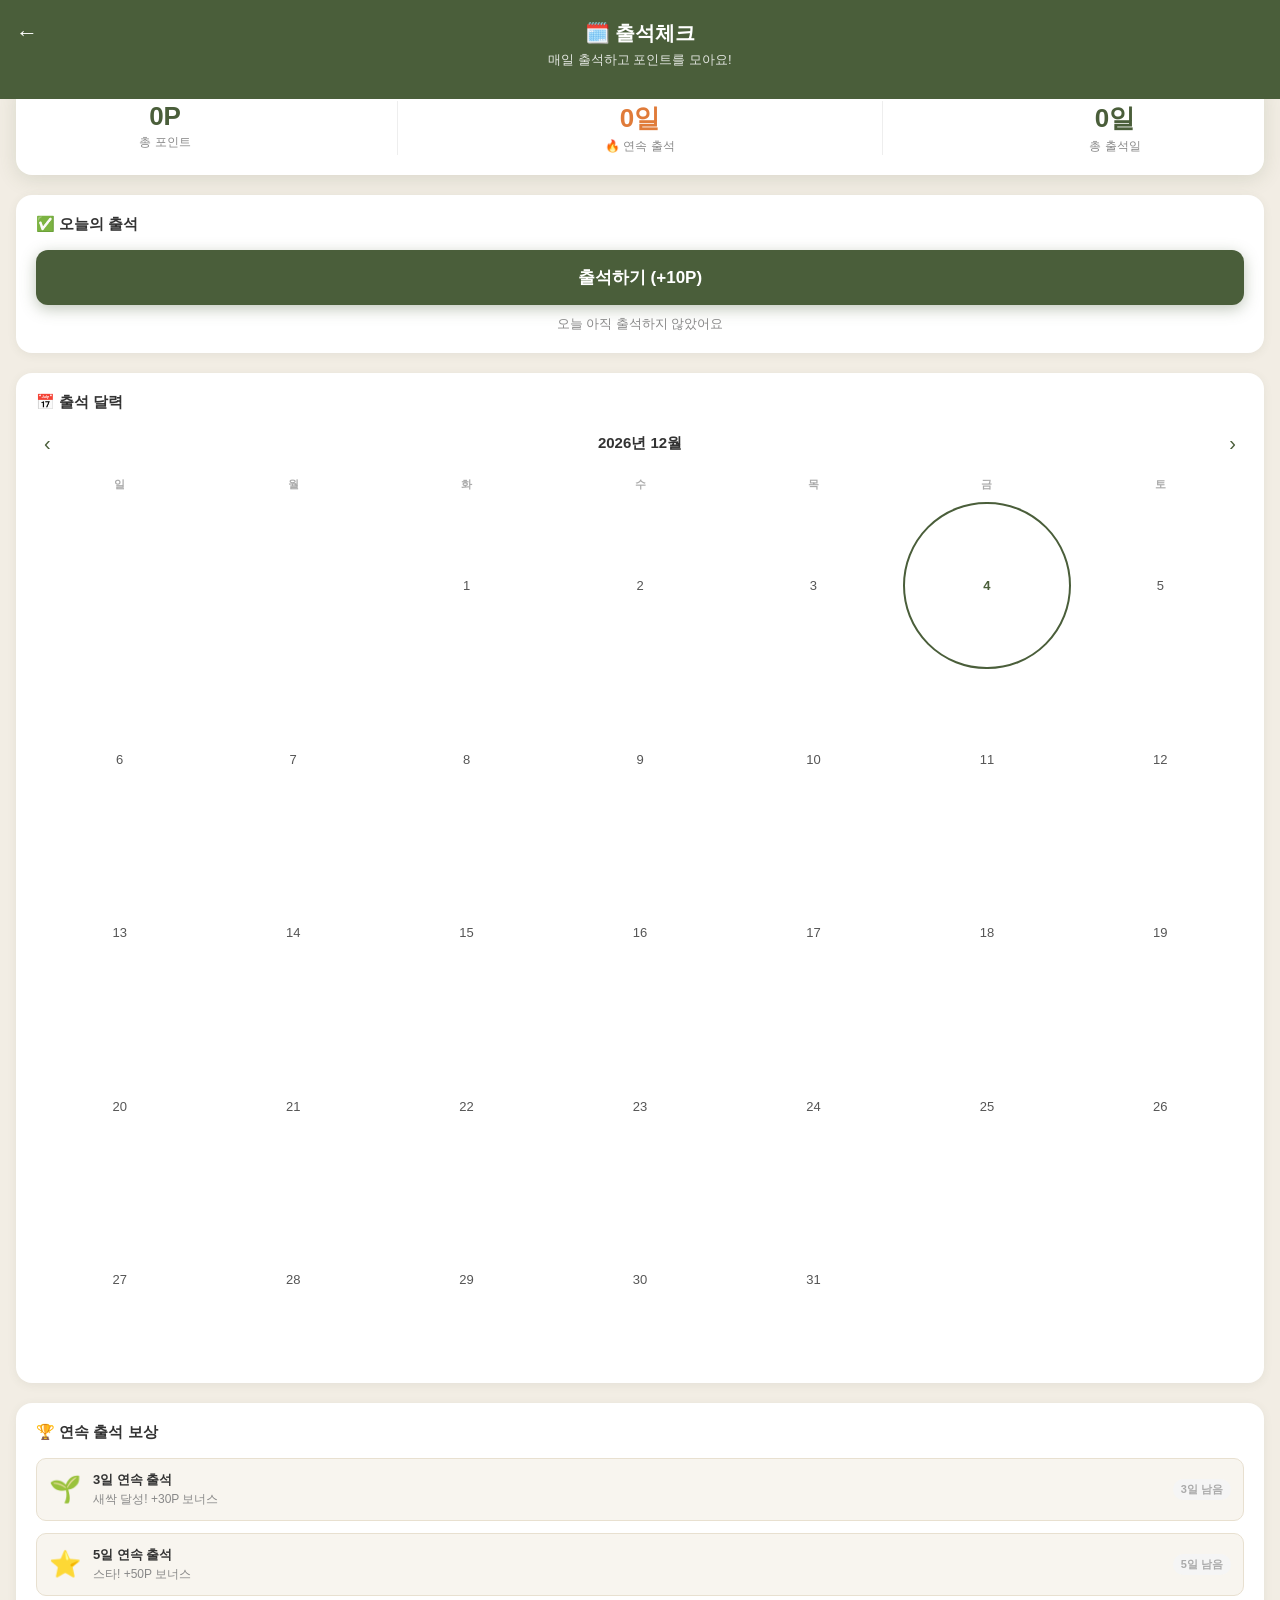
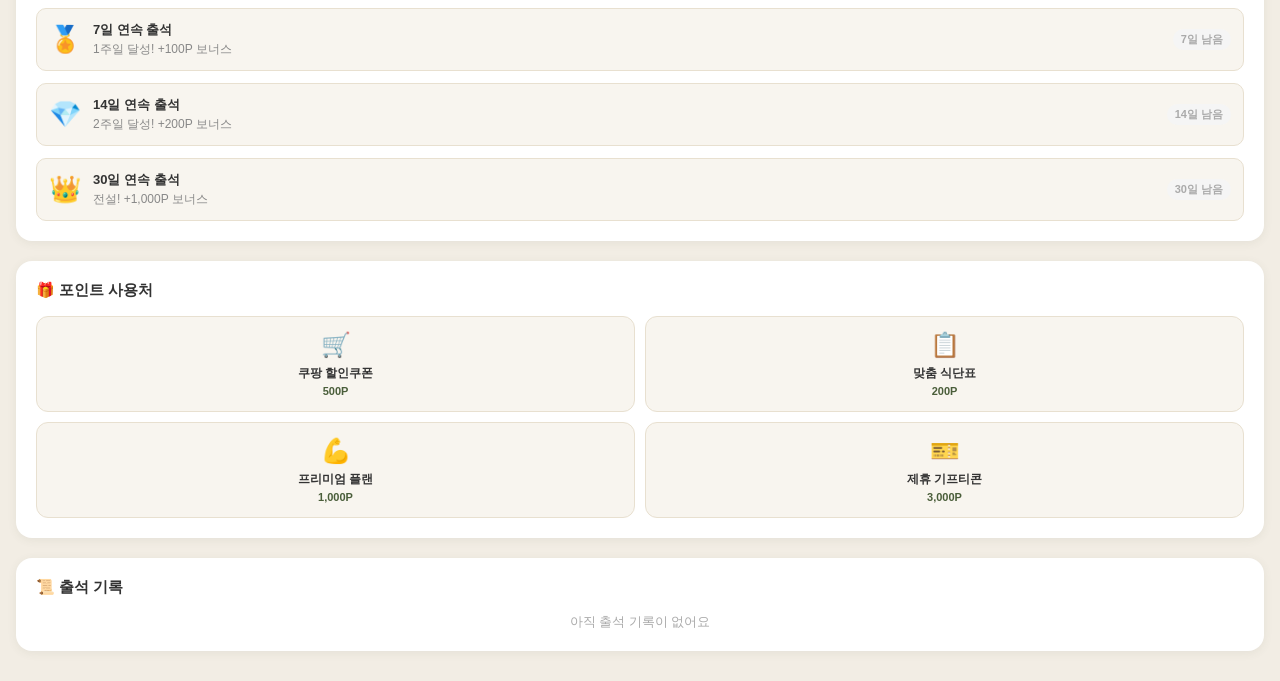
<file: attendance.html>
<!DOCTYPE html>
<html lang="ko">
<head>
  <meta charset="UTF-8" />
  <meta name="viewport" content="width=device-width, initial-scale=1.0"/>
  <title>출석체크 | 조졸란 다이어트</title>
  <style>
    * { box-sizing: border-box; margin: 0; padding: 0; }
    body { font-family: 'Noto Sans KR', sans-serif; background: #f2ede4; min-height: 100vh; }

    .header {
      background: #4a5e3a;
      color: white; padding: 20px 20px 30px;
      text-align: center; position: relative;
    }
    .back-btn {
      position: absolute; left: 16px; top: 20px;
      color: white; text-decoration: none; font-size: 22px;
    }
    .header h1 { font-size: 20px; font-weight: 700; margin-bottom: 4px; }
    .header p  { font-size: 13px; opacity: 0.85; }

    .point-card {
      background: white; margin: -18px 16px 0;
      border-radius: 16px; padding: 20px;
      box-shadow: 0 4px 20px rgba(74,94,58,0.15);
      display: flex; justify-content: space-around; text-align: center;
    }
    .point-item .value        { font-size: 26px; font-weight: 800; color: #4a5e3a; }
    .point-item .label        { font-size: 12px; color: #888; margin-top: 2px; }
    .point-item .streak-value { font-size: 26px; font-weight: 800; color: #e07b39; }
    .divider { width: 1px; background: #eee; }

    .section {
      margin: 20px 16px 0; background: white;
      border-radius: 16px; padding: 20px;
      box-shadow: 0 2px 10px rgba(74,94,58,0.08);
    }
    .section-title {
      font-size: 15px; font-weight: 700; color: #333;
      margin-bottom: 16px; display: flex; align-items: center; gap: 6px;
    }

    .attend-btn {
      width: 100%; padding: 16px; border: none;
      border-radius: 12px; font-size: 17px;
      font-weight: 700; cursor: pointer; transition: all 0.3s;
    }
    .attend-btn.active {
      background: #4a5e3a;
      color: white; box-shadow: 0 4px 15px rgba(74,94,58,0.35);
    }
    .attend-btn.done {
      background: #eef3eb; color: #4a5e3a; cursor: not-allowed;
    }
    .attend-msg { text-align: center; font-size: 13px; color: #888; margin-top: 10px; }

    .calendar-header {
      display: flex; justify-content: space-between;
      align-items: center; margin-bottom: 14px;
    }
    .cal-nav {
      background: none; border: none; font-size: 20px;
      cursor: pointer; color: #4a5e3a; padding: 4px 8px;
    }
    .cal-month { font-size: 15px; font-weight: 700; color: #333; }
    .cal-grid {
      display: grid; grid-template-columns: repeat(7, 1fr);
      gap: 6px; text-align: center;
    }
    .cal-day-name { font-size: 11px; color: #aaa; font-weight: 600; padding: 4px 0; }
    .cal-day {
      aspect-ratio: 1; display: flex; align-items: center;
      justify-content: center; border-radius: 50%;
      font-size: 13px; color: #555; font-weight: 500;
    }
    .cal-day.checked  { background: #4a5e3a; color: white; font-weight: 700; }
    .cal-day.today    { border: 2px solid #4a5e3a; color: #4a5e3a; font-weight: 700; }
    .cal-day.today.checked { border: none; }
    .cal-day.empty    { visibility: hidden; }

    .reward-list { display: flex; flex-direction: column; gap: 12px; }
    .reward-item {
      display: flex; align-items: center; gap: 12px;
      padding: 12px; border-radius: 10px;
      background: #f8f5ef; border: 1.5px solid #e8e0d0;
    }
    .reward-item.achieved { background: #eef3eb; border-color: #4a5e3a; }
    .reward-item.next     { background: #fff8f0; border-color: #e07b39; }
    .reward-icon  { font-size: 26px; }
    .reward-info  { flex: 1; }
    .reward-title { font-size: 13px; font-weight: 700; color: #333; }
    .reward-desc  { font-size: 12px; color: #888; margin-top: 2px; }
    .reward-badge { font-size: 11px; font-weight: 700; padding: 3px 8px; border-radius: 20px; }
    .badge-done { background: #eef3eb; color: #4a5e3a; }
    .badge-next { background: #fff3e0; color: #e07b39; }
    .badge-lock { background: #f5f5f5; color: #aaa; }

    .use-list { display: grid; grid-template-columns: 1fr 1fr; gap: 10px; }
    .use-item {
      padding: 14px 12px; border-radius: 12px;
      background: #f8f5ef; border: 1.5px solid #e8e0d0; text-align: center;
    }
    .use-item .use-icon  { font-size: 24px; margin-bottom: 6px; }
    .use-item .use-title { font-size: 12px; font-weight: 700; color: #333; }
    .use-item .use-point { font-size: 11px; color: #4a5e3a; font-weight: 600; margin-top: 3px; }

    .history-list {
      display: flex; flex-direction: column; gap: 8px;
      max-height: 200px; overflow-y: auto;
    }
    .history-item {
      display: flex; justify-content: space-between; align-items: center;
      padding: 10px 12px; background: #f8f5ef; border-radius: 8px; font-size: 13px;
    }
    .history-date  { color: #555; }
    .history-point { color: #4a5e3a; font-weight: 700; }

    .bottom-space { height: 30px; }

    .toast {
      position: fixed; bottom: 80px; left: 50%;
      transform: translateX(-50%) translateY(20px);
      background: #4a5e3a; color: white;
      padding: 12px 24px; border-radius: 24px;
      font-size: 14px; font-weight: 600;
      opacity: 0; transition: all 0.3s; z-index: 9999; white-space: nowrap;
    }
    .toast.show { opacity: 1; transform: translateX(-50%) translateY(0); }
  </style>
</head>
<body>

<div class="header">
  <a href="index.html" class="back-btn">←</a>
  <h1>🗓️ 출석체크</h1>
  <p>매일 출석하고 포인트를 모아요!</p>
</div>

<div class="point-card">
  <div class="point-item">
    <div class="value" id="totalPoints">0P</div>
    <div class="label">총 포인트</div>
  </div>
  <div class="divider"></div>
  <div class="point-item">
    <div class="streak-value" id="streakCount">0일</div>
    <div class="label">🔥 연속 출석</div>
  </div>
  <div class="divider"></div>
  <div class="point-item">
    <div class="value" id="totalAttend">0일</div>
    <div class="label">총 출석일</div>
  </div>
</div>

<div class="section">
  <div class="section-title">✅ 오늘의 출석</div>
  <button class="attend-btn active" id="attendBtn" onclick="doAttend()">출석하기 (+10P)</button>
  <p class="attend-msg" id="attendMsg">오늘 아직 출석하지 않았어요</p>
</div>

<div class="section">
  <div class="section-title">📅 출석 달력</div>
  <div class="calendar-header">
    <button class="cal-nav" onclick="changeMonth(-1)">‹</button>
    <span class="cal-month" id="calMonth"></span>
    <button class="cal-nav" onclick="changeMonth(1)">›</button>
  </div>
  <div class="cal-grid" id="calGrid"></div>
</div>

<div class="section">
  <div class="section-title">🏆 연속 출석 보상</div>
  <div class="reward-list" id="rewardList"></div>
</div>

<div class="section">
  <div class="section-title">🎁 포인트 사용처</div>
  <div class="use-list">
    <div class="use-item"><div class="use-icon">🛒</div><div class="use-title">쿠팡 할인쿠폰</div><div class="use-point">500P</div></div>
    <div class="use-item"><div class="use-icon">📋</div><div class="use-title">맞춤 식단표</div><div class="use-point">200P</div></div>
    <div class="use-item"><div class="use-icon">💪</div><div class="use-title">프리미엄 플랜</div><div class="use-point">1,000P</div></div>
    <div class="use-item"><div class="use-icon">🎫</div><div class="use-title">제휴 기프티콘</div><div class="use-point">3,000P</div></div>
  </div>
</div>

<div class="section">
  <div class="section-title">📜 출석 기록</div>
  <div class="history-list" id="historyList">
    <p style="text-align:center;color:#aaa;font-size:13px;">아직 출석 기록이 없어요</p>
  </div>
</div>

<div class="bottom-space"></div>
<div class="toast" id="toast"></div>
<script src="attendance.js"></script>
</body>
</html>
</file>
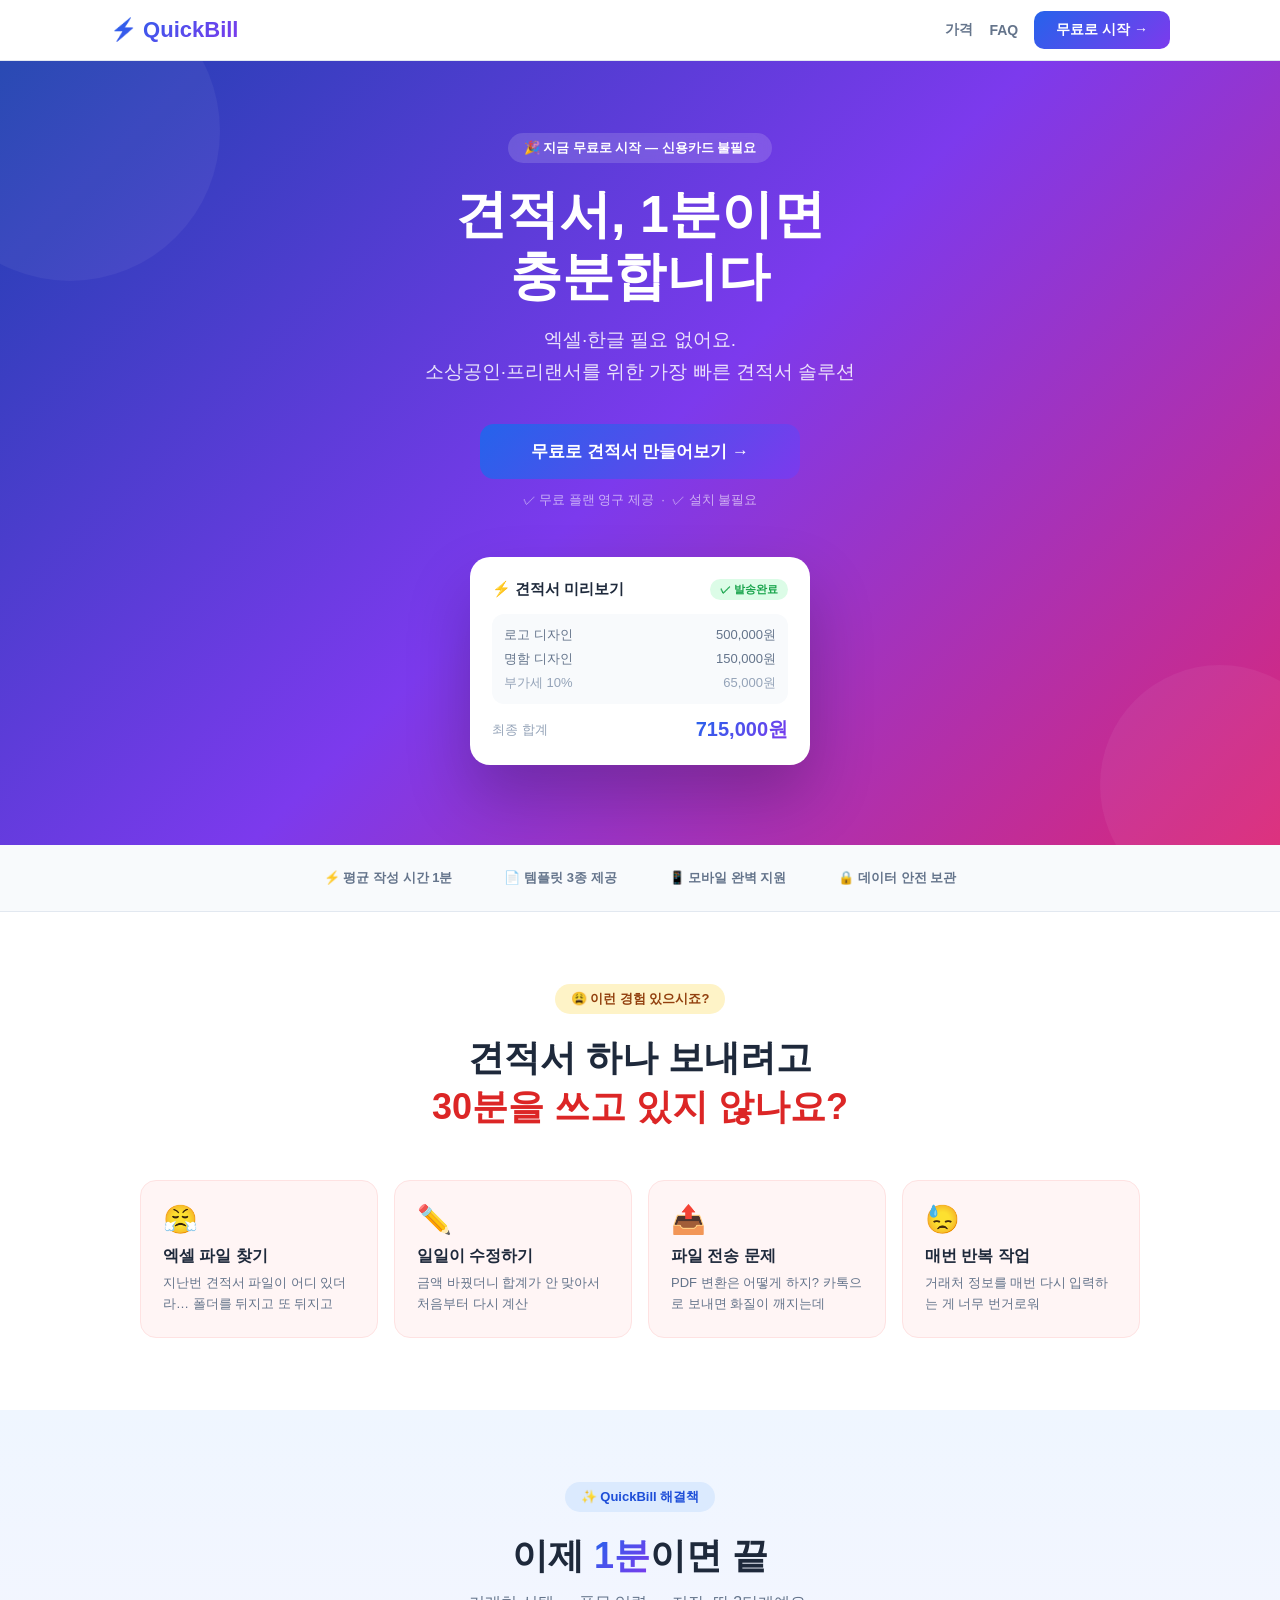
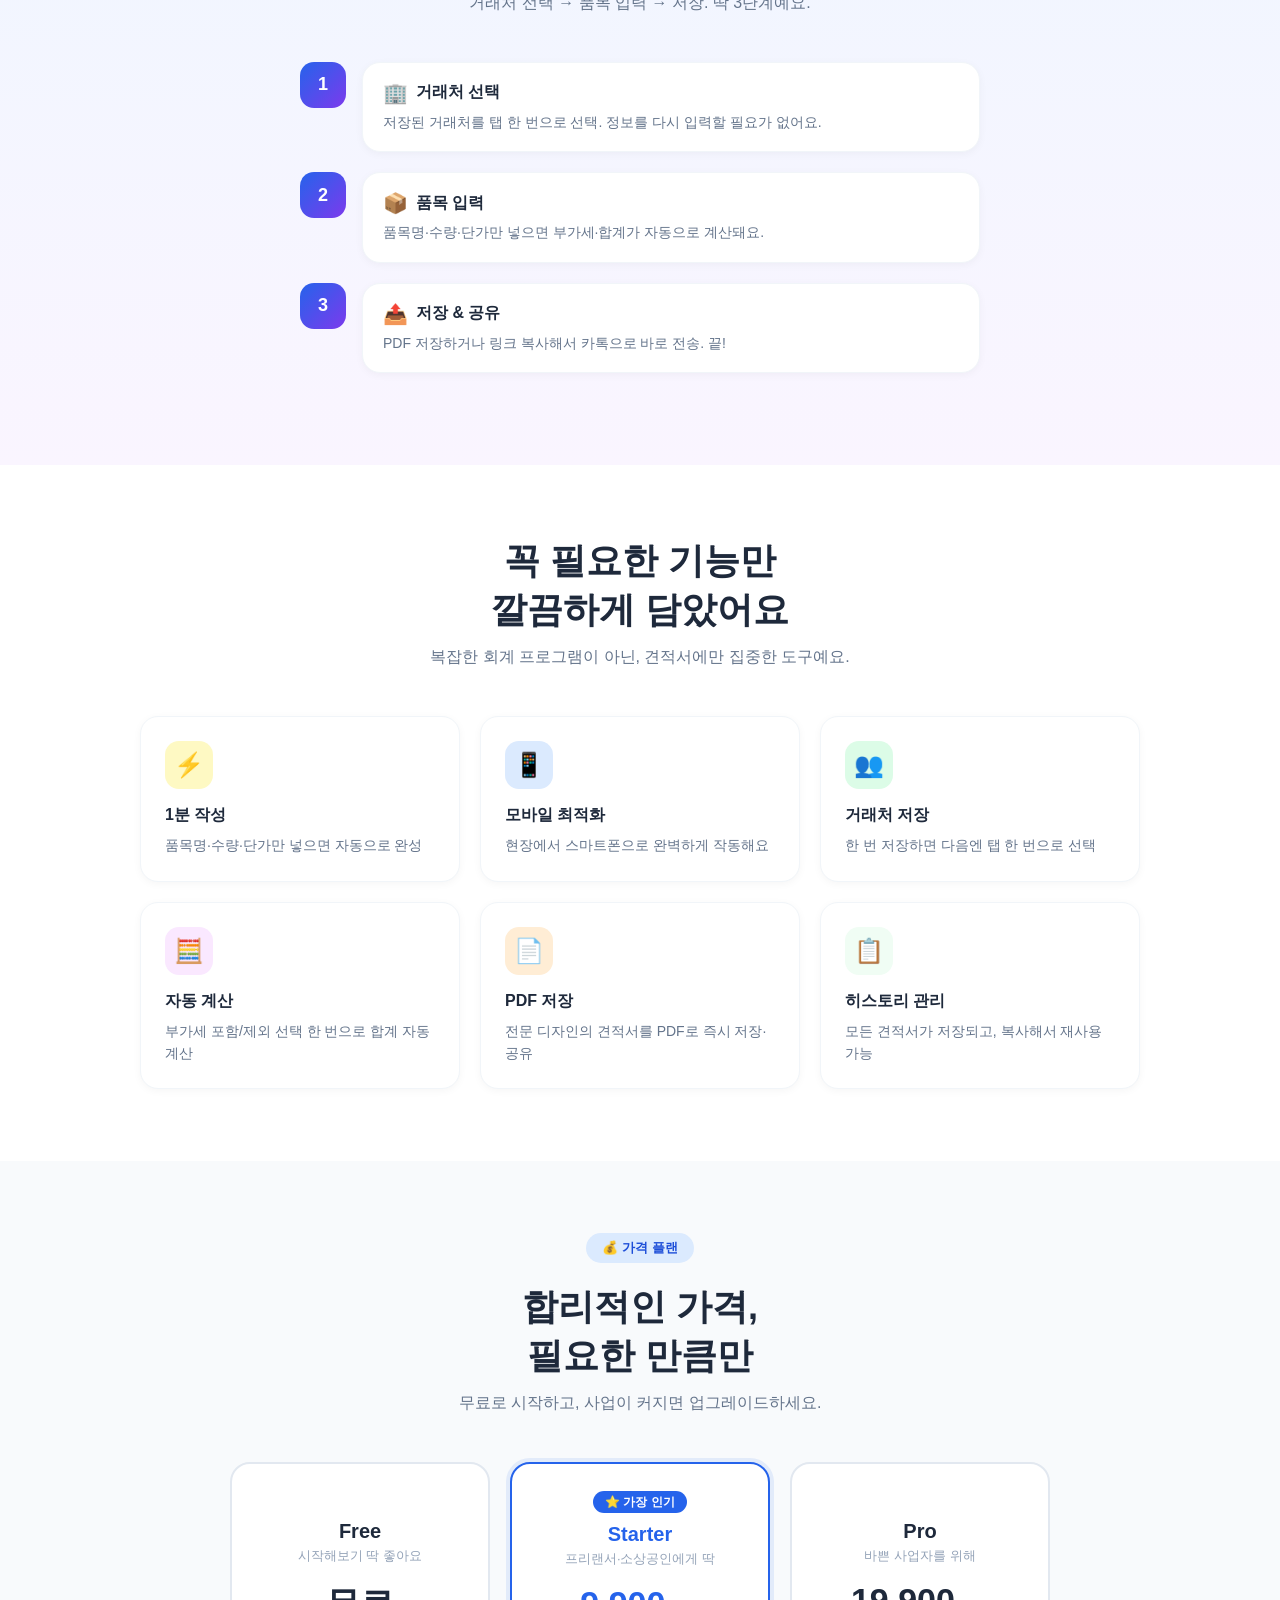
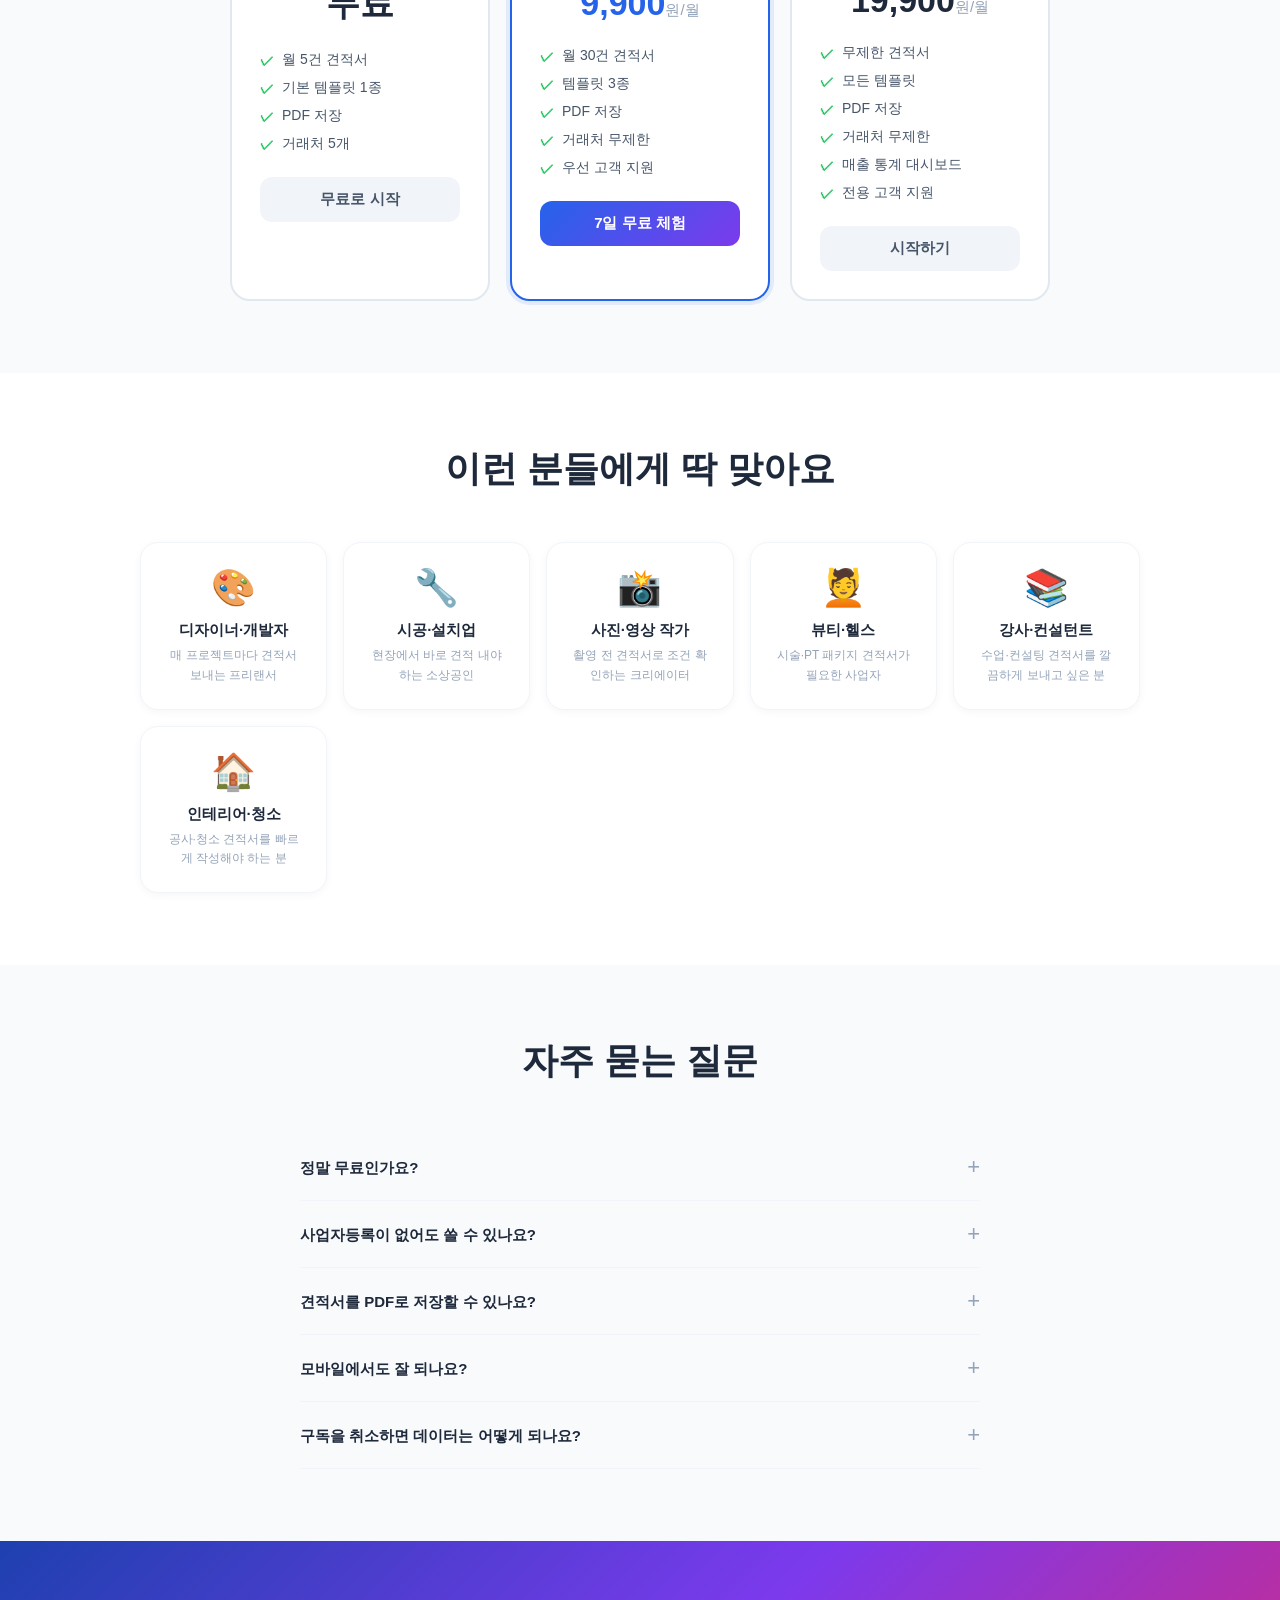
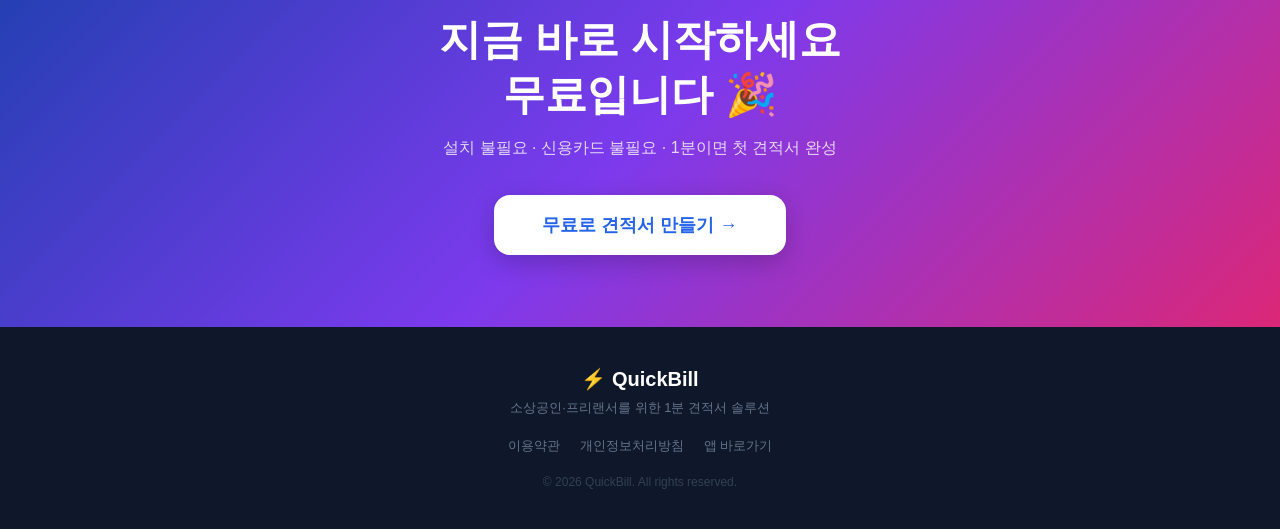
<file: landing.html>
<!DOCTYPE html>
<html lang="ko">
<head>
    <meta charset="UTF-8">
    <meta name="viewport" content="width=device-width, initial-scale=1.0">
    <title>QuickBill — 1분 만에 완성하는 견적서 | 소상공인·프리랜서용</title>
    <meta name="description" content="엑셀 없이 1분 만에 전문 견적서를 작성하세요. 소상공인·프리랜서를 위한 견적서 SaaS, QuickBill.">
    <meta name="keywords" content="견적서 양식, 견적서 만들기, 프리랜서 견적서, 소상공인 견적서, 견적서 무료">
    <style>
        *, *::before, *::after { box-sizing: border-box; margin: 0; padding: 0; }
        html { scroll-behavior: smooth; }
        body { font-family: -apple-system, BlinkMacSystemFont, "Noto Sans KR", sans-serif; color: #1e293b; background: white; }
        .grad-bg { background: linear-gradient(135deg, #1e40af 0%, #7c3aed 50%, #db2777 100%); }
        .grad-text { background: linear-gradient(135deg, #2563eb, #7c3aed); -webkit-background-clip: text; -webkit-text-fill-color: transparent; background-clip: text; }
        a { text-decoration: none; }
        nav { position: sticky; top: 0; z-index: 100; background: rgba(255,255,255,0.95); backdrop-filter: blur(12px); border-bottom: 1px solid #e2e8f0; }
        .nav-inner { max-width: 1100px; margin: 0 auto; padding: 0 20px; height: 60px; display: flex; justify-content: space-between; align-items: center; }
        .btn-blue { background: linear-gradient(135deg, #2563eb, #7c3aed); color: white; padding: 10px 22px; border-radius: 10px; font-weight: 700; font-size: 14px; }
        .btn-blue:hover { opacity: 0.9; }
        .btn-white { background: white; color: #2563eb; padding: 18px 48px; border-radius: 16px; font-size: 18px; font-weight: 800; box-shadow: 0 8px 24px rgba(0,0,0,0.2); display: inline-block; }
        .section { padding: 72px 20px; }
        .container { max-width: 1000px; margin: 0 auto; }
        .container-sm { max-width: 680px; margin: 0 auto; }
        .section-title { font-size: clamp(22px, 4vw, 36px); font-weight: 900; text-align: center; margin-bottom: 12px; }
        .section-sub { font-size: 16px; color: #64748b; text-align: center; margin-bottom: 48px; }
        .badge { display: inline-block; padding: 6px 16px; border-radius: 99px; font-size: 13px; font-weight: 600; margin-bottom: 20px; }
        .badge-yellow { background: #fef3c7; color: #92400e; }
        .badge-blue { background: #dbeafe; color: #1d4ed8; }
        .badge-purple { background: #ede9fe; color: #6d28d9; }
        .badge-green { background: #dcfce7; color: #15803d; }
        .card { background: white; border-radius: 18px; padding: 24px; border: 1.5px solid #f1f5f9; box-shadow: 0 2px 8px rgba(0,0,0,0.04); transition: transform 0.2s, box-shadow 0.2s; }
        .card:hover { transform: translateY(-3px); box-shadow: 0 12px 32px rgba(0,0,0,0.10); }
        .grid-2 { display: grid; grid-template-columns: repeat(auto-fit, minmax(200px, 1fr)); gap: 16px; }
        .grid-3 { display: grid; grid-template-columns: repeat(auto-fit, minmax(260px, 1fr)); gap: 20px; }
        .grid-6 { display: grid; grid-template-columns: repeat(auto-fit, minmax(160px, 1fr)); gap: 16px; }
        .price-card { background: white; border-radius: 20px; padding: 28px; border: 2px solid #e2e8f0; }
        .price-card.popular { border-color: #2563eb; box-shadow: 0 0 0 4px rgba(37,99,235,0.1); }
        .price-grid { display: grid; grid-template-columns: repeat(auto-fit, minmax(240px, 1fr)); gap: 20px; max-width: 820px; margin: 0 auto; }
        .check-list { display: flex; flex-direction: column; gap: 10px; margin-bottom: 24px; }
        .check-item { display: flex; align-items: center; gap: 8px; font-size: 14px; color: #475569; }
        .faq-item { border-bottom: 1px solid #f1f5f9; }
        .faq-btn { width: 100%; text-align: left; padding: 20px 0; background: none; border: none; cursor: pointer; display: flex; justify-content: space-between; align-items: center; gap: 12px; }
        .faq-q { font-size: 15px; font-weight: 700; color: #1e293b; line-height: 1.4; }
        .faq-icon { font-size: 22px; color: #94a3b8; flex-shrink: 0; transition: color 0.2s; }
        .faq-ans { display: none; padding-bottom: 20px; font-size: 14px; color: #64748b; line-height: 1.7; }
        .problem-card { background: #fff5f5; border: 1.5px solid #fee2e2; border-radius: 16px; padding: 22px; }
        .step-row { display: flex; gap: 16px; align-items: flex-start; margin-bottom: 20px; }
        .step-num { width: 46px; height: 46px; border-radius: 14px; background: linear-gradient(135deg, #2563eb, #7c3aed); color: white; display: flex; align-items: center; justify-content: center; font-size: 18px; font-weight: 900; flex-shrink: 0; }
        .trust-bar { padding: 24px 20px; background: #f8fafc; border-bottom: 1px solid #e2e8f0; }
        .trust-inner { max-width: 800px; margin: 0 auto; display: flex; justify-content: center; gap: clamp(16px, 5vw, 52px); flex-wrap: wrap; }
        .trust-item { font-size: 13px; font-weight: 600; color: #64748b; }
        .hero-card { background: white; border-radius: 20px; padding: 22px; box-shadow: 0 32px 64px rgba(0,0,0,0.22); max-width: 340px; margin: 48px auto 0; text-align: left; animation: float 3s ease-in-out infinite; }
        @keyframes float { 0%,100%{transform:translateY(0)} 50%{transform:translateY(-8px)} }
        footer { padding: 40px 20px; background: #0f172a; text-align: center; }
        .footer-links { display: flex; justify-content: center; gap: 20px; margin-bottom: 20px; }
        .footer-link { font-size: 13px; color: #64748b; }
        .feat-icon { width: 48px; height: 48px; border-radius: 14px; display: flex; align-items: center; justify-content: center; font-size: 24px; margin-bottom: 16px; }
    </style>
</head>
<body>

<nav>
    <div class="nav-inner">
        <a href="landing.html" class="grad-text" style="font-size:22px;font-weight:900;">⚡ QuickBill</a>
        <div style="display:flex;align-items:center;gap:16px;">
            <a href="#pricing" style="font-size:14px;font-weight:600;color:#64748b;">가격</a>
            <a href="#faq" style="font-size:14px;font-weight:600;color:#64748b;">FAQ</a>
            <a href="index.html" class="btn-blue">무료로 시작 →</a>
        </div>
    </div>
</nav>

<!-- 히어로 -->
<section class="grad-bg" style="padding:72px 20px 80px;text-align:center;position:relative;overflow:hidden;">
    <div style="position:absolute;top:-80px;left:-80px;width:300px;height:300px;border-radius:50%;background:rgba(255,255,255,0.05);pointer-events:none;"></div>
    <div style="position:absolute;bottom:-60px;right:-60px;width:240px;height:240px;border-radius:50%;background:rgba(255,255,255,0.05);pointer-events:none;"></div>
    <div style="max-width:640px;margin:0 auto;position:relative;">
        <div class="badge" style="background:rgba(255,255,255,0.15);color:white;backdrop-filter:blur(8px);">🎉 지금 무료로 시작 — 신용카드 불필요</div>
        <h1 style="font-size:clamp(28px,6vw,52px);font-weight:900;color:white;line-height:1.2;margin-bottom:16px;">견적서, 1분이면<br>충분합니다</h1>
        <p style="font-size:clamp(15px,2.5vw,19px);color:rgba(255,255,255,0.85);line-height:1.7;margin-bottom:36px;">엑셀·한글 필요 없어요.<br>소상공인·프리랜서를 위한 가장 빠른 견적서 솔루션</p>
        <a href="index.html" class="btn-blue" style="padding:16px 40px;border-radius:14px;font-size:17px;font-weight:800;display:inline-block;width:100%;max-width:320px;text-align:center;">무료로 견적서 만들어보기 →</a>
        <p style="color:rgba(255,255,255,0.6);font-size:13px;margin-top:12px;">✓ 무료 플랜 영구 제공 &nbsp;·&nbsp; ✓ 설치 불필요</p>
        <!-- 앱 미리보기 카드 -->
        <div class="hero-card">
            <div style="display:flex;justify-content:space-between;align-items:center;margin-bottom:14px;">
                <span style="font-weight:900;font-size:15px;color:#1e293b;">⚡ 견적서 미리보기</span>
                <span style="font-size:11px;background:#dcfce7;color:#16a34a;padding:3px 10px;border-radius:99px;font-weight:600;">✓ 발송완료</span>
            </div>
            <div style="background:#f8fafc;border-radius:12px;padding:12px;margin-bottom:12px;">
                <div style="display:flex;justify-content:space-between;font-size:13px;color:#64748b;margin-bottom:6px;"><span>로고 디자인</span><span>500,000원</span></div>
                <div style="display:flex;justify-content:space-between;font-size:13px;color:#64748b;margin-bottom:6px;"><span>명함 디자인</span><span>150,000원</span></div>
                <div style="display:flex;justify-content:space-between;font-size:13px;color:#94a3b8;"><span>부가세 10%</span><span>65,000원</span></div>
            </div>
            <div style="display:flex;justify-content:space-between;align-items:center;">
                <span style="font-size:13px;color:#94a3b8;">최종 합계</span>
                <span style="font-size:20px;font-weight:900;" class="grad-text">715,000원</span>
            </div>
        </div>
    </div>
</section>

<!-- 신뢰 지표 -->
<div class="trust-bar">
    <div class="trust-inner">
        <span class="trust-item">⚡ 평균 작성 시간 1분</span>
        <span class="trust-item">📄 템플릿 3종 제공</span>
        <span class="trust-item">📱 모바일 완벽 지원</span>
        <span class="trust-item">🔒 데이터 안전 보관</span>
    </div>
</div>

<!-- 문제 제기 -->
<section class="section">
    <div class="container" style="text-align:center;">
        <div class="badge badge-yellow" style="display:inline-block;">😩 이런 경험 있으시죠?</div>
        <h2 class="section-title">견적서 하나 보내려고<br><span style="color:#dc2626;">30분을 쓰고 있지 않나요?</span></h2>
        <div class="grid-2" style="margin-top:48px;text-align:left;">
            <div class="problem-card">
                <div style="font-size:28px;margin-bottom:10px;">😤</div>
                <p style="font-weight:700;color:#1e293b;margin-bottom:6px;">엑셀 파일 찾기</p>
                <p style="font-size:13px;color:#64748b;line-height:1.6;">지난번 견적서 파일이 어디 있더라… 폴더를 뒤지고 또 뒤지고</p>
            </div>
            <div class="problem-card">
                <div style="font-size:28px;margin-bottom:10px;">✏️</div>
                <p style="font-weight:700;color:#1e293b;margin-bottom:6px;">일일이 수정하기</p>
                <p style="font-size:13px;color:#64748b;line-height:1.6;">금액 바꿨더니 합계가 안 맞아서 처음부터 다시 계산</p>
            </div>
            <div class="problem-card">
                <div style="font-size:28px;margin-bottom:10px;">📤</div>
                <p style="font-weight:700;color:#1e293b;margin-bottom:6px;">파일 전송 문제</p>
                <p style="font-size:13px;color:#64748b;line-height:1.6;">PDF 변환은 어떻게 하지? 카톡으로 보내면 화질이 깨지는데</p>
            </div>
            <div class="problem-card">
                <div style="font-size:28px;margin-bottom:10px;">😓</div>
                <p style="font-weight:700;color:#1e293b;margin-bottom:6px;">매번 반복 작업</p>
                <p style="font-size:13px;color:#64748b;line-height:1.6;">거래처 정보를 매번 다시 입력하는 게 너무 번거로워</p>
            </div>
        </div>
    </div>
</section>

<!-- 솔루션 -->
<section class="section" style="background:linear-gradient(180deg,#eff6ff,#faf5ff);">
    <div class="container-sm" style="text-align:center;">
        <div class="badge badge-blue" style="display:inline-block;">✨ QuickBill 해결책</div>
        <h2 class="section-title">이제 <span class="grad-text">1분</span>이면 끝</h2>
        <p class="section-sub">거래처 선택 → 품목 입력 → 저장. 딱 3단계예요.</p>
        <div style="text-align:left;">
            <div class="step-row">
                <div class="step-num">1</div>
                <div class="card" style="flex:1;padding:18px 20px;">
                    <div style="display:flex;align-items:center;gap:8px;margin-bottom:6px;"><span style="font-size:20px;">🏢</span><span style="font-weight:700;font-size:16px;">거래처 선택</span></div>
                    <p style="font-size:14px;color:#64748b;line-height:1.6;">저장된 거래처를 탭 한 번으로 선택. 정보를 다시 입력할 필요가 없어요.</p>
                </div>
            </div>
            <div class="step-row">
                <div class="step-num">2</div>
                <div class="card" style="flex:1;padding:18px 20px;">
                    <div style="display:flex;align-items:center;gap:8px;margin-bottom:6px;"><span style="font-size:20px;">📦</span><span style="font-weight:700;font-size:16px;">품목 입력</span></div>
                    <p style="font-size:14px;color:#64748b;line-height:1.6;">품목명·수량·단가만 넣으면 부가세·합계가 자동으로 계산돼요.</p>
                </div>
            </div>
            <div class="step-row">
                <div class="step-num">3</div>
                <div class="card" style="flex:1;padding:18px 20px;">
                    <div style="display:flex;align-items:center;gap:8px;margin-bottom:6px;"><span style="font-size:20px;">📤</span><span style="font-weight:700;font-size:16px;">저장 & 공유</span></div>
                    <p style="font-size:14px;color:#64748b;line-height:1.6;">PDF 저장하거나 링크 복사해서 카톡으로 바로 전송. 끝!</p>
                </div>
            </div>
        </div>
    </div>
</section>

<!-- 핵심 기능 -->
<section class="section">
    <div class="container">
        <h2 class="section-title">꼭 필요한 기능만<br>깔끔하게 담았어요</h2>
        <p class="section-sub">복잡한 회계 프로그램이 아닌, 견적서에만 집중한 도구예요.</p>
        <div class="grid-3">
            <div class="card"><div class="feat-icon" style="background:#fef9c3;">⚡</div><p style="font-weight:700;font-size:16px;margin-bottom:8px;">1분 작성</p><p style="font-size:14px;color:#64748b;line-height:1.6;">품목명·수량·단가만 넣으면 자동으로 완성</p></div>
            <div class="card"><div class="feat-icon" style="background:#dbeafe;">📱</div><p style="font-weight:700;font-size:16px;margin-bottom:8px;">모바일 최적화</p><p style="font-size:14px;color:#64748b;line-height:1.6;">현장에서 스마트폰으로 완벽하게 작동해요</p></div>
            <div class="card"><div class="feat-icon" style="background:#dcfce7;">👥</div><p style="font-weight:700;font-size:16px;margin-bottom:8px;">거래처 저장</p><p style="font-size:14px;color:#64748b;line-height:1.6;">한 번 저장하면 다음엔 탭 한 번으로 선택</p></div>
            <div class="card"><div class="feat-icon" style="background:#fae8ff;">🧮</div><p style="font-weight:700;font-size:16px;margin-bottom:8px;">자동 계산</p><p style="font-size:14px;color:#64748b;line-height:1.6;">부가세 포함/제외 선택 한 번으로 합계 자동 계산</p></div>
            <div class="card"><div class="feat-icon" style="background:#ffedd5;">📄</div><p style="font-weight:700;font-size:16px;margin-bottom:8px;">PDF 저장</p><p style="font-size:14px;color:#64748b;line-height:1.6;">전문 디자인의 견적서를 PDF로 즉시 저장·공유</p></div>
            <div class="card"><div class="feat-icon" style="background:#f0fdf4;">📋</div><p style="font-weight:700;font-size:16px;margin-bottom:8px;">히스토리 관리</p><p style="font-size:14px;color:#64748b;line-height:1.6;">모든 견적서가 저장되고, 복사해서 재사용 가능</p></div>
        </div>
    </div>
</section>

<!-- 가격표 -->
<section class="section" id="pricing" style="background:#f8fafc;">
    <div class="container" style="text-align:center;">
        <div class="badge badge-blue" style="display:inline-block;">💰 가격 플랜</div>
        <h2 class="section-title">합리적인 가격,<br>필요한 만큼만</h2>
        <p class="section-sub">무료로 시작하고, 사업이 커지면 업그레이드하세요.</p>
        <div class="price-grid">
            <div class="price-card">
                <div style="height:28px;"></div>
                <p style="font-weight:800;font-size:20px;margin-bottom:4px;">Free</p>
                <p style="font-size:13px;color:#94a3b8;margin-bottom:16px;">시작해보기 딱 좋아요</p>
                <div style="margin-bottom:24px;"><span style="font-size:34px;font-weight:900;color:#1e293b;">무료</span></div>
                <div class="check-list">
                    <div class="check-item"><span style="color:#22c55e;font-weight:700;">✓</span>월 5건 견적서</div>
                    <div class="check-item"><span style="color:#22c55e;font-weight:700;">✓</span>기본 템플릿 1종</div>
                    <div class="check-item"><span style="color:#22c55e;font-weight:700;">✓</span>PDF 저장</div>
                    <div class="check-item"><span style="color:#22c55e;font-weight:700;">✓</span>거래처 5개</div>
                </div>
                <a href="index.html" style="display:block;padding:13px;border-radius:12px;font-size:15px;font-weight:700;text-align:center;background:#f1f5f9;color:#475569;">무료로 시작</a>
            </div>
            <div class="price-card popular">
                <div style="margin-bottom:12px;"><span style="background:#2563eb;color:white;font-size:12px;font-weight:700;padding:4px 12px;border-radius:99px;">⭐ 가장 인기</span></div>
                <p style="font-weight:800;font-size:20px;margin-bottom:4px;color:#2563eb;">Starter</p>
                <p style="font-size:13px;color:#94a3b8;margin-bottom:16px;">프리랜서·소상공인에게 딱</p>
                <div style="margin-bottom:24px;"><span style="font-size:34px;font-weight:900;color:#2563eb;">9,900</span><span style="font-size:15px;color:#94a3b8;">원/월</span></div>
                <div class="check-list">
                    <div class="check-item"><span style="color:#22c55e;font-weight:700;">✓</span>월 30건 견적서</div>
                    <div class="check-item"><span style="color:#22c55e;font-weight:700;">✓</span>템플릿 3종</div>
                    <div class="check-item"><span style="color:#22c55e;font-weight:700;">✓</span>PDF 저장</div>
                    <div class="check-item"><span style="color:#22c55e;font-weight:700;">✓</span>거래처 무제한</div>
                    <div class="check-item"><span style="color:#22c55e;font-weight:700;">✓</span>우선 고객 지원</div>
                </div>
                <a href="index.html" class="btn-blue" style="display:block;padding:13px;border-radius:12px;font-size:15px;font-weight:700;text-align:center;">7일 무료 체험</a>
            </div>
            <div class="price-card">
                <div style="height:28px;"></div>
                <p style="font-weight:800;font-size:20px;margin-bottom:4px;">Pro</p>
                <p style="font-size:13px;color:#94a3b8;margin-bottom:16px;">바쁜 사업자를 위해</p>
                <div style="margin-bottom:24px;"><span style="font-size:34px;font-weight:900;color:#1e293b;">19,900</span><span style="font-size:15px;color:#94a3b8;">원/월</span></div>
                <div class="check-list">
                    <div class="check-item"><span style="color:#22c55e;font-weight:700;">✓</span>무제한 견적서</div>
                    <div class="check-item"><span style="color:#22c55e;font-weight:700;">✓</span>모든 템플릿</div>
                    <div class="check-item"><span style="color:#22c55e;font-weight:700;">✓</span>PDF 저장</div>
                    <div class="check-item"><span style="color:#22c55e;font-weight:700;">✓</span>거래처 무제한</div>
                    <div class="check-item"><span style="color:#22c55e;font-weight:700;">✓</span>매출 통계 대시보드</div>
                    <div class="check-item"><span style="color:#22c55e;font-weight:700;">✓</span>전용 고객 지원</div>
                </div>
                <a href="index.html" style="display:block;padding:13px;border-radius:12px;font-size:15px;font-weight:700;text-align:center;background:#f1f5f9;color:#475569;">시작하기</a>
            </div>
        </div>
    </div>
</section>

<!-- 대상 고객 -->
<section class="section">
    <div class="container">
        <h2 class="section-title">이런 분들에게 딱 맞아요</h2>
        <div class="grid-6" style="margin-top:48px;">
            <div class="card" style="text-align:center;"><div style="font-size:36px;margin-bottom:12px;">🎨</div><p style="font-weight:700;font-size:15px;margin-bottom:6px;">디자이너·개발자</p><p style="font-size:12px;color:#94a3b8;line-height:1.6;">매 프로젝트마다 견적서 보내는 프리랜서</p></div>
            <div class="card" style="text-align:center;"><div style="font-size:36px;margin-bottom:12px;">🔧</div><p style="font-weight:700;font-size:15px;margin-bottom:6px;">시공·설치업</p><p style="font-size:12px;color:#94a3b8;line-height:1.6;">현장에서 바로 견적 내야 하는 소상공인</p></div>
            <div class="card" style="text-align:center;"><div style="font-size:36px;margin-bottom:12px;">📸</div><p style="font-weight:700;font-size:15px;margin-bottom:6px;">사진·영상 작가</p><p style="font-size:12px;color:#94a3b8;line-height:1.6;">촬영 전 견적서로 조건 확인하는 크리에이터</p></div>
            <div class="card" style="text-align:center;"><div style="font-size:36px;margin-bottom:12px;">💆</div><p style="font-weight:700;font-size:15px;margin-bottom:6px;">뷰티·헬스</p><p style="font-size:12px;color:#94a3b8;line-height:1.6;">시술·PT 패키지 견적서가 필요한 사업자</p></div>
            <div class="card" style="text-align:center;"><div style="font-size:36px;margin-bottom:12px;">📚</div><p style="font-weight:700;font-size:15px;margin-bottom:6px;">강사·컨설턴트</p><p style="font-size:12px;color:#94a3b8;line-height:1.6;">수업·컨설팅 견적서를 깔끔하게 보내고 싶은 분</p></div>
            <div class="card" style="text-align:center;"><div style="font-size:36px;margin-bottom:12px;">🏠</div><p style="font-weight:700;font-size:15px;margin-bottom:6px;">인테리어·청소</p><p style="font-size:12px;color:#94a3b8;line-height:1.6;">공사·청소 견적서를 빠르게 작성해야 하는 분</p></div>
        </div>
    </div>
</section>

<!-- FAQ -->
<section class="section" id="faq" style="background:#f8fafc;">
    <div class="container-sm">
        <h2 class="section-title">자주 묻는 질문</h2>
        <div style="margin-top:48px;">
            <div class="faq-item"><button class="faq-btn" onclick="faq(0)"><span class="faq-q">정말 무료인가요?</span><span class="faq-icon" id="i0">+</span></button><div class="faq-ans" id="a0">네! Free 플랜은 월 5건까지 영구 무료예요. 신용카드나 개인정보 입력 없이 바로 시작할 수 있어요.</div></div>
            <div class="faq-item"><button class="faq-btn" onclick="faq(1)"><span class="faq-q">사업자등록이 없어도 쓸 수 있나요?</span><span class="faq-icon" id="i1">+</span></button><div class="faq-ans" id="a1">네, 사업자 등록 없이도 모든 기능을 사용할 수 있어요. 개인 프리랜서도 바로 사용 가능합니다.</div></div>
            <div class="faq-item"><button class="faq-btn" onclick="faq(2)"><span class="faq-q">견적서를 PDF로 저장할 수 있나요?</span><span class="faq-icon" id="i2">+</span></button><div class="faq-ans" id="a2">물론이에요! 작성한 견적서를 PDF로 즉시 저장하고, 카톡이나 이메일로 바로 전송할 수 있어요.</div></div>
            <div class="faq-item"><button class="faq-btn" onclick="faq(3)"><span class="faq-q">모바일에서도 잘 되나요?</span><span class="faq-icon" id="i3">+</span></button><div class="faq-ans" id="a3">QuickBill은 모바일을 최우선으로 설계했어요. 현장에서 스마트폰으로 1분 만에 견적서를 완성할 수 있어요.</div></div>
            <div class="faq-item"><button class="faq-btn" onclick="faq(4)"><span class="faq-q">구독을 취소하면 데이터는 어떻게 되나요?</span><span class="faq-icon" id="i4">+</span></button><div class="faq-ans" id="a4">구독 취소 후에도 데이터는 90일간 보관돼요. Free 플랜으로 자동 전환되어 계속 서비스를 이용하실 수 있습니다.</div></div>
        </div>
    </div>
</section>

<!-- 최종 CTA -->
<section class="grad-bg section" style="text-align:center;">
    <div style="max-width:540px;margin:0 auto;">
        <h2 style="font-size:clamp(24px,5vw,42px);font-weight:900;color:white;line-height:1.3;margin-bottom:16px;">지금 바로 시작하세요<br>무료입니다 🎉</h2>
        <p style="color:rgba(255,255,255,0.8);font-size:16px;margin-bottom:36px;">설치 불필요 · 신용카드 불필요 · 1분이면 첫 견적서 완성</p>
        <a href="index.html" class="btn-white">무료로 견적서 만들기 →</a>
    </div>
</section>

<!-- 푸터 -->
<footer>
    <p style="font-size:20px;font-weight:900;color:white;margin-bottom:8px;">⚡ QuickBill</p>
    <p style="font-size:13px;color:#64748b;margin-bottom:20px;">소상공인·프리랜서를 위한 1분 견적서 솔루션</p>
    <div class="footer-links">
        <a href="#" class="footer-link">이용약관</a>
        <a href="#" class="footer-link">개인정보처리방침</a>
        <a href="index.html" class="footer-link">앱 바로가기</a>
    </div>
    <p style="font-size:12px;color:#334155;">© 2026 QuickBill. All rights reserved.</p>
</footer>

<script>
function faq(i) {
    var a = document.getElementById("a"+i);
    var ic = document.getElementById("i"+i);
    var open = a.style.display === "block";
    a.style.display = open ? "none" : "block";
    ic.textContent = open ? "+" : "−";
    ic.style.color = open ? "#94a3b8" : "#2563eb";
}
</script>
</body>
</html>
</file>
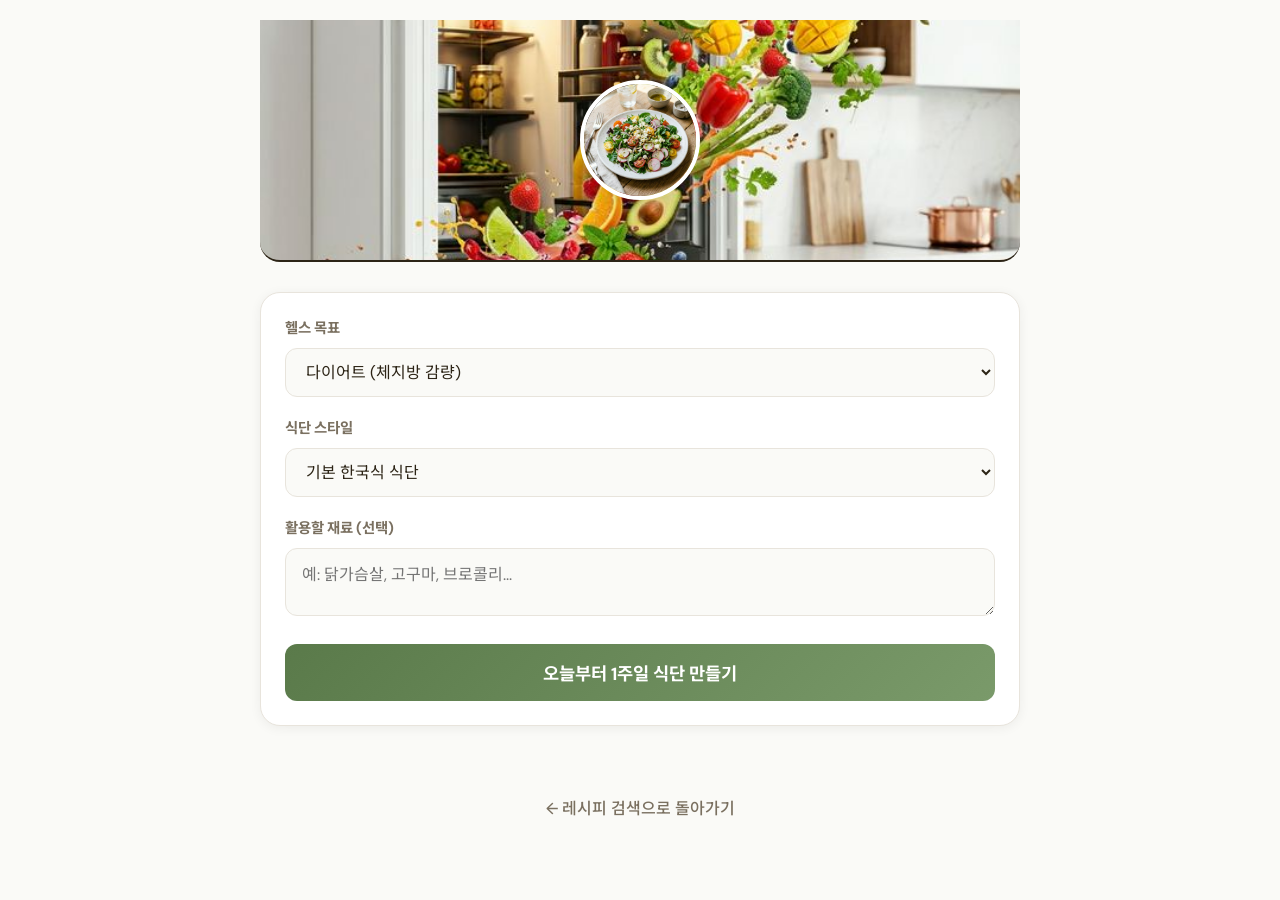
<file: naengjanggo-weekly.html>
<!DOCTYPE html>
<html lang="ko">

<head>
    <meta charset="UTF-8">
    <meta name="viewport" content="width=device-width, initial-scale=1.0">
    <title>냉장고 피트니스 - 1주일 다이너트 식단</title>
    <link
        href="https://fonts.googleapis.com/css2?family=DM+Sans:wght@400;500;700&family=Noto+Sans+KR:wght@300;400;700&display=swap"
        rel="stylesheet">
    <style>
        :root {
            --bg-color: #FAFAF7;
            --card-bg: #FFFFFF;
            --accent-olive: #5A7A4A;
            --accent-orange: #E8734A;
            --text-main: #2C2416;
            --text-muted: #7A7060;
            --border-color: #E8E4DC;
            --shadow: 0 2px 12px rgba(0, 0, 0, 0.06);
        }

        * {
            box-sizing: border-box;
            margin: 0;
            padding: 0;
            font-family: 'DM Sans', 'Noto Sans KR', sans-serif;
        }

        body {
            background-color: var(--bg-color);
            color: var(--text-main);
            line-height: 1.6;
            min-height: 100vh;
            padding-bottom: 50px;
        }

        .container {
            max-width: 800px;
            margin: 0 auto;
            padding: 20px;
        }

        header {
            background: url('img-fridge-hero.png') no-repeat center center;
            background-size: cover;
            text-align: center;
            padding: 40px 0;
            min-height: 160px;
            display: flex;
            align-items: center;
            justify-content: center;
            border-bottom: 2px solid #2c2416;
            margin-bottom: 30px;
            border-radius: 0 0 20px 20px;
        }

        h1 {
            font-size: 2.5rem;
            font-weight: 700;
            background: linear-gradient(135deg, var(--accent-olive) 0%, var(--accent-orange) 100%);
            -webkit-background-clip: text;
            -webkit-text-fill-color: transparent;
            margin-bottom: 10px;
        }

        .subtitle {
            color: var(--text-muted);
            font-size: 1.1rem;
        }

        .controls {
            background: var(--card-bg);
            padding: 24px;
            border-radius: 20px;
            border: 1px solid var(--border-color);
            margin-bottom: 30px;
            box-shadow: var(--shadow);
        }

        .form-group {
            margin-bottom: 20px;
        }

        label {
            display: block;
            font-size: 0.9rem;
            font-weight: 700;
            margin-bottom: 8px;
            color: var(--text-muted);
        }

        select,
        textarea {
            width: 100%;
            padding: 12px 16px;
            background: var(--bg-color);
            border: 1px solid var(--border-color);
            border-radius: 12px;
            color: var(--text-main);
            font-size: 1rem;
            outline: none;
            transition: border-color 0.2s;
        }

        select:focus,
        textarea:focus {
            border-color: var(--accent-olive);
        }

        .generate-btn {
            width: 100%;
            padding: 16px;
            background: linear-gradient(135deg, var(--accent-olive) 0%, #7A9A6A 100%);
            border: none;
            border-radius: 12px;
            color: white;
            font-size: 1.1rem;
            font-weight: 700;
            cursor: pointer;
            transition: transform 0.2s, opacity 0.2s;
        }

        .generate-btn:hover {
            transform: translateY(-2px);
            opacity: 0.9;
        }

        .generate-btn:disabled {
            opacity: 0.5;
            cursor: not-allowed;
        }

        .plan-grid {
            display: grid;
            grid-template-columns: 1fr;
            gap: 20px;
        }

        .day-card {
            background: var(--card-bg);
            border-radius: 20px;
            border: 1px solid var(--border-color);
            padding: 24px;
            transition: all 0.2s;
            box-shadow: var(--shadow);
        }

        .day-card:hover {
            transform: scale(1.01);
            border-color: var(--accent-olive);
        }

        .day-title {
            font-size: 1.3rem;
            font-weight: 700;
            margin-bottom: 18px;
            padding-bottom: 10px;
            border-bottom: 1px solid var(--border-color);
            color: var(--accent-orange);
        }

        .meal {
            margin-bottom: 16px;
            padding-bottom: 12px;
            border-bottom: 1px dashed var(--border-color);
        }

        .meal:last-child {
            border-bottom: none;
        }

        .meal-header {
            display: flex;
            align-items: center;
            margin-bottom: 4px;
            flex-wrap: wrap;
        }

        .meal-label {
            font-size: 0.75rem;
            font-weight: 700;
            color: var(--text-muted);
            background: #f0f4ef;
            padding: 2px 8px;
            border-radius: 6px;
            margin-right: 12px;
            width: 50px;
            text-align: center;
        }

        .meal-name {
            font-size: 1rem;
            font-weight: 500;
            flex: 1;
            min-width: 150px;
        }

        .ingredients-toggle-btn {
            font-size: 0.7rem;
            padding: 4px 10px;
            border-radius: 999px;
            border: 1px solid var(--border-color);
            background: transparent;
            color: var(--accent-olive);
            cursor: pointer;
            margin-left: 8px;
            font-weight: 600;
            transition: background 0.2s;
        }

        .ingredients-toggle-btn:hover {
            background: #f0f4ef;
        }

        .ingredients-panel {
            margin-top: 10px;
            padding: 12px;
            background: #fafafa;
            border-radius: 12px;
            display: none;
        }

        .ingredients-list {
            margin: 0;
            padding-left: 18px;
            font-size: 0.85rem;
            color: var(--text-muted);
        }

        .footer-actions {
            margin-top: 40px;
            text-align: center;
        }

        .back-link {
            color: var(--text-muted);
            text-decoration: none;
            font-size: 1rem;
            transition: color 0.2s;
            font-weight: 500;
        }

        .back-link:hover {
            color: var(--text-main);
        }

        #loading {
            text-align: center;
            padding: 40px;
            display: none;
        }

        .spinner {
            width: 40px;
            height: 40px;
            border: 4px solid var(--border-color);
            border-left-color: var(--accent-olive);
            border-radius: 50%;
            animation: spin 1s linear infinite;
            margin: 0 auto 15px;
        }

        @keyframes spin {
            to {
                transform: rotate(360deg);
            }
        }

        @media (min-width: 640px) {
            .plan-grid {
                grid-template-columns: repeat(auto-fit, minmax(320px, 1fr));
            }
        }
    </style>
</head>

<body>
    <div class="container">
        <header>
            <!-- 헤더 제목 제거 -->
            <div style="margin: 20px auto; width: 120px; height: 120px; border-radius: 50%; overflow: hidden; box-shadow: 0 10px 20px rgba(0,0,0,0.1); border: 4px solid white;">
                <img src="img-salad.png" alt="Healthy Meal" style="width: 100%; height: 100%; object-fit: cover;">
            </div>
        </header>

        <div class="controls">
            <div class="form-group">
                <label>헬스 목표</label>
                <select id="goal">
                    <option value="diet">다이어트 (체지방 감량)</option>
                    <option value="muscle">근질 향상 (벌크업)</option>
                    <option value="maintain">체중 유지 / 건강 관리</option>
                </select>
            </div>

            <div class="form-group">
                <label>식단 스타일</label>
                <select id="style">
                    <option value="basic">기본 한국식 식단</option>
                    <option value="high_protein">고단백 위주 식단</option>
                </select>
            </div>

            <div class="form-group">
                <label>활용할 재료 (선택)</label>
                <textarea id="ingredients" rows="2" placeholder="예: 닭가슴살, 고구마, 브로콜리..."></textarea>
            </div>

            <button id="generate-btn" class="generate-btn">오늘부터 1주일 식단 만들기</button>
        </div>

        <div id="loading">
            <div class="spinner"></div>
            <p style="color: var(--text-muted);">따뜻하고 건강한 식단을 짜고 있어요...</p>
        </div>

        <div id="plan-container" class="plan-grid">
            <!-- 식단 카드들이 여기에 렌더링됩니다 -->
        </div>

        <div class="footer-actions">
            <a href="naengjanggo-fitness.html" class="back-link">← 레시피 검색으로 돌아가기</a>
        </div>
    </div>

    <script>
        const API_BASE = "https://naengjanggo-fitness-api-1.onrender.com";
        const generateBtn = document.getElementById('generate-btn');
        const planContainer = document.getElementById('plan-container');
        const loading = document.getElementById('loading');

        window.onload = () => {
            const savedIngredients = localStorage.getItem('naengjanggo_ingredients');
            if (savedIngredients) {
                document.getElementById('ingredients').value = savedIngredients;
            }
        };

        generateBtn.onclick = async () => {
            const goal = document.getElementById('goal').value;
            const style = document.getElementById('style').value;
            const ingredients = document.getElementById('ingredients').value;

            localStorage.setItem('naengjanggo_ingredients', ingredients);

            planContainer.innerHTML = '';
            loading.style.display = 'block';
            generateBtn.disabled = true;

            try {
                const res = await fetch(`${API_BASE}/api/weekly-plan`, {
                    method: 'POST',
                    headers: { 'Content-Type': 'application/json' },
                    body: JSON.stringify({ goal, style, ingredients })
                });

                const data = await res.json();

                if (data.plan && data.plan.length > 0) {
                    renderPlan(data.plan);
                } else {
                    alert('식단을 생성하지 못했습니다. 다시 시도해 주세요.');
                }
            } catch (err) {
                console.error(err);
                alert('서버와 통신 중 에러가 발생했습니다.');
            } finally {
                loading.style.display = 'none';
                generateBtn.disabled = false;
            }
        };

        function renderIngredients(ingredients) {
            if (!ingredients || ingredients.length === 0) return '';
            return `
        <div class="ingredients-panel">
          <ul class="ingredients-list">
            ${ingredients.map(ing => `<li>${ing}</li>`).join('')}
          </ul>
        </div>
      `;
        }

        function renderMeal(label, mealName, ingredients) {
            const hasIngredients = ingredients && ingredients.length > 0;
            return `
        <div class="meal">
          <div class="meal-header">
            <span class="meal-label">${label}</span>
            <span class="meal-name">${mealName}</span>
            ${hasIngredients ? `
              <button class="ingredients-toggle-btn">
                재료 보기 ▼
              </button>
            ` : ''}
          </div>
          ${hasIngredients ? renderIngredients(ingredients) : ''}
        </div>
      `;
        }

        function renderPlan(plan) {
            planContainer.innerHTML = plan.map(day => `
        <div class="day-card">
          <div class="day-title">${day.day}</div>
          ${renderMeal('아침', day.breakfast, day.breakfast_ingredients)}
          ${renderMeal('점심', day.lunch, day.lunch_ingredients)}
          ${renderMeal('저녁', day.dinner, day.dinner_ingredients)}
        </div>
      `).join('');
        }

        document.addEventListener('click', (e) => {
            const btn = e.target.closest('.ingredients-toggle-btn');
            if (!btn) return;

            const panel = btn.parentElement.nextElementSibling;
            if (!panel || !panel.classList.contains('ingredients-panel')) return;

            const isOpen = panel.style.display === 'block';
            panel.style.display = isOpen ? 'none' : 'block';
            btn.textContent = isOpen ? '재료 보기 ▼' : '재료 닫기 ▲';
        });
    </script>
</body>

</html>
</file>
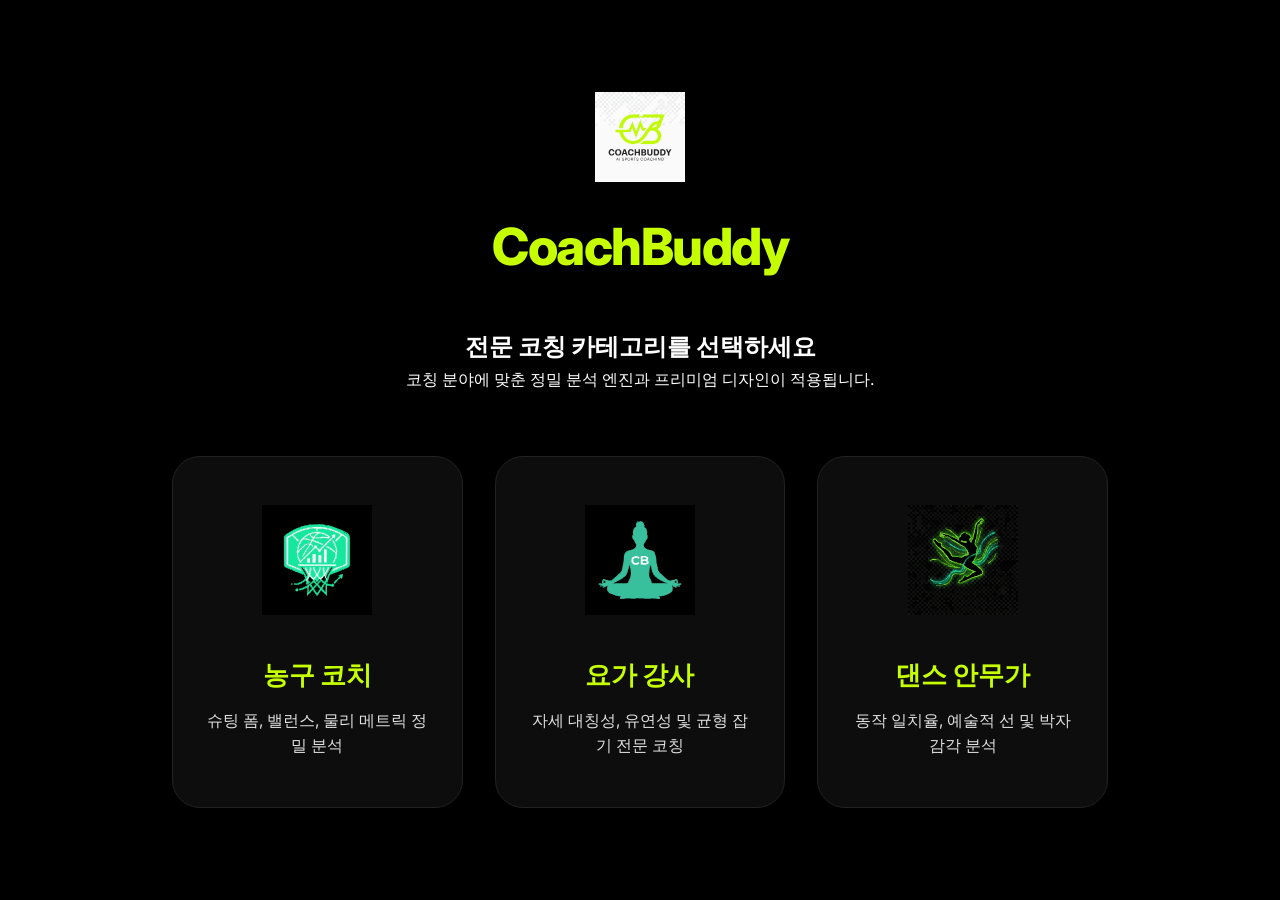
<file: CoachBuddy/welcome.html>
<!DOCTYPE html>
<html lang="ko">

<head>
    <meta charset="UTF-8">
    <meta name="viewport" content="width=device-width, initial-scale=1.0">
    <title>CoachBuddy - 시작하기</title>
    <link rel="stylesheet" href="css/style.css">
    <link rel="preconnect" href="https://fonts.googleapis.com">
    <link rel="preconnect" href="https://fonts.gstatic.com" crossorigin>
    <link href="https://fonts.googleapis.com/css2?family=Inter:wght@400;500;600;800&display=swap" rel="stylesheet">
</head>

<body class="welcome-body">
    <div class="welcome-container">
        <div class="logo-welcome">
            <img src="asset_main_logo.svg" alt="CoachBuddy Logo">
            <span>CoachBuddy</span>
        </div>
        <h2>전문 코칭 카테고리를 선택하세요</h2>
        <p class="text-secondary">코칭 분야에 맞춘 정밀 분석 엔진과 프리미엄 디자인이 적용됩니다.</p>

        <div class="category-grid">
            <div class="category-card" onclick="selectCategory('basketball')">
                <img src="asset_basketball.svg" alt="Basketball Coach">
                <div class="category-title">농구 코치</div>
                <div class="category-desc">슈팅 폼, 밸런스, 물리 메트릭 정밀 분석</div>
            </div>
            <div class="category-card" onclick="selectCategory('yoga')">
                <img src="asset_yoga.svg" alt="Yoga Instructor">
                <div class="category-title">요가 강사</div>
                <div class="category-desc">자세 대칭성, 유연성 및 균형 잡기 전문 코칭</div>
            </div>
            <div class="category-card" onclick="selectCategory('dance')">
                <img src="asset_dance.svg" alt="Dance Coach">
                <div class="category-title">댄스 안무가</div>
                <div class="category-desc">동작 일치율, 예술적 선 및 박자 감각 분석</div>
            </div>
        </div>
    </div>

    <script>
        function selectCategory(cat) {
            localStorage.setItem('selectedCategory', cat);
            // Effect: Flash the card or something
            window.location.href = 'index.html';
        }
    </script>
</body>

</html>
</file>
<file: CoachBuddy/css/style.css>
:root {
    --primary-color: #C6FF00;
    /* Neon Lime */
    --primary-dark: #A5D600;
    --primary-light: rgba(198, 255, 0, 0.1);
    --secondary-color: #00FFA3;
    --text-main: #FFFFFF;
    --text-secondary: #E0E0E0;
    --text-muted: #888888;
    --bg-dark: #000000;
    --bg-card: #0D0D0D;
    --border-color: #222222;
    --shadow: 0 12px 24px rgba(0, 0, 0, 0.5);
    --radius: 16px;
    --glass-bg: rgba(20, 20, 20, 0.8);
    --glass-blur: blur(12px);
    --safe-area-bottom: env(safe-area-inset-bottom, 0px);
}

* {
    margin: 0;
    padding: 0;
    box-sizing: border-box;
}

html {
    scroll-behavior: smooth;
    background-color: var(--bg-dark);
}

body {
    font-family: 'Inter', -apple-system, BlinkMacSystemFont, "Segoe UI", Roboto, sans-serif;
    background-color: var(--bg-dark);
    color: var(--text-main);
    line-height: 1.6;
    overflow-x: hidden;
}

a {
    color: var(--primary-color);
    text-decoration: none;
    transition: var(--transition);
}

a:hover {
    color: var(--primary-dark);
}

.container {
    max-width: 1200px;
    margin: 0 auto;
    padding: 0 20px;
}

header {
    background: var(--glass-bg);
    backdrop-filter: var(--glass-blur);
    -webkit-backdrop-filter: var(--glass-blur);
    padding: 1rem 0;
    border-bottom: 1px solid var(--border-color);
    position: sticky;
    top: 0;
    z-index: 1000;
}

header .container {
    display: flex;
    justify-content: space-between;
    align-items: center;
    flex-wrap: wrap;
    gap: 1rem;
}

.logo {
    display: flex;
    align-items: center;
    gap: 10px;
    text-decoration: none;
}

.logo img {
    height: 32px;
}

.logo-text {
    font-size: 1.5rem;
    font-weight: 800;
    color: var(--primary-color);
    letter-spacing: -0.5px;
}

/* --- Category Selection Modal --- */
.modal-overlay {
    position: fixed;
    top: 0;
    left: 0;
    right: 0;
    bottom: 0;
    background: rgba(0, 0, 0, 0.85);
    backdrop-filter: blur(8px);
    z-index: 1000;
    display: none;
    align-items: center;
    justify-content: center;
}

.category-modal {
    background: var(--bg-card);
    width: 90%;
    max-width: 800px;
    padding: 3rem;
    border-radius: 20px;
    border: 1px solid var(--primary-color);
    text-align: center;
}

.category-grid {
    display: grid;
    grid-template-columns: repeat(3, 1fr);
    gap: 2rem;
    margin-top: 3rem;
}

.category-option {
    background: #222;
    padding: 2rem;
    border-radius: 15px;
    cursor: pointer;
    transition: all 0.3s;
    border: 1px solid transparent;
}

.category-option:hover {
    border-color: var(--primary-color);
    background: #2a2a2a;
    transform: translateY(-5px);
}

.category-option img {
    width: 80px;
    height: 80px;
    margin-bottom: 1.5rem;
}

.category-option h3 {
    font-size: 1.2rem;
    margin-bottom: 0.5rem;
}

.nav-links {
    display: flex;
    gap: 2rem;
    list-style: none;
}

.nav-links a {
    text-decoration: none;
    color: var(--text-secondary);
    font-weight: 500;
    font-size: 0.95rem;
    transition: all 0.2s;
}

.nav-links a:hover {
    color: var(--primary-color);
}

.btn {
    padding: 0.75rem 1.5rem;
    border-radius: var(--radius);
    font-weight: 600;
    cursor: pointer;
    transition: all 0.2s;
    border: none;
    display: inline-flex;
    align-items: center;
    justify-content: center;
    gap: 8px;
    text-decoration: none;
}

.btn-primary {
    background: var(--primary-color);
    color: #000;
}

.btn-primary:hover {
    background: var(--primary-dark);
    transform: translateY(-2px);
    box-shadow: 0 4px 12px rgba(198, 255, 0, 0.3);
}

.btn-secondary {
    background: #222;
    color: var(--text-main);
}

.btn-secondary:hover {
    background: #333;
}

main {
    padding: 3rem 0;
}

/* --- Hero Section --- */
.hero {
    text-align: center;
    margin-bottom: 5rem;
    padding: 2rem 0;
}

.hero h1 {
    font-size: clamp(2.5rem, 5vw, 4rem);
    margin-bottom: 1.5rem;
    color: var(--text-main);
    font-weight: 900;
    letter-spacing: -2px;
}

.hero p {
    font-size: 1.2rem;
    color: var(--text-secondary);
    max-width: 650px;
    margin: 0 auto 3rem;
    line-height: 1.8;
}

/* --- Upload Section --- */
.upload-section {
    background: var(--bg-card);
    border: 2px dashed #333;
    border-radius: 24px;
    padding: 5rem 2rem;
    text-align: center;
    margin-bottom: 5rem;
    transition: all 0.3s cubic-bezier(0.4, 0, 0.2, 1);
    cursor: pointer;
}

.upload-section:hover {
    border-color: var(--primary-color);
    background: rgba(198, 255, 0, 0.05);
    transform: translateY(-4px);
}

.upload-icon {
    font-size: 4rem;
    color: var(--primary-color);
    margin-bottom: 1.5rem;
    display: block;
}

/* --- Dashboard & Layouts --- */
.dashboard-grid {
    display: grid;
    grid-template-columns: 2fr 1fr;
    gap: 3rem;
}

@media (max-width: 1024px) {
    .dashboard-grid {
        grid-template-columns: 1fr;
        gap: 2rem;
    }
}

.section-title {
    margin: 4rem 0 2rem;
    padding-bottom: 1.5rem;
    border-bottom: 1px solid var(--border-color);
    display: flex;
    justify-content: space-between;
    align-items: center;
    font-size: 1.5rem;
}

/* --- Cards System --- */
.card {
    background: var(--bg-card);
    padding: 2rem;
    border-radius: var(--radius);
    border: 1px solid var(--border-color);
    margin-bottom: 2rem;
    transition: all 0.3s;
}

.card:hover {
    border-color: #333;
    box-shadow: 0 8px 32px rgba(0, 0, 0, 0.6);
}

.card h3 {
    margin-bottom: 1.5rem;
    display: flex;
    align-items: center;
    gap: 0.75rem;
    color: var(--text-main);
}

/* --- Feedback & Lists --- */
.feedback-list {
    display: flex;
    flex-direction: column;
    gap: 1.25rem;
}

.product-badge {
    position: absolute;
    top: 10px;
    right: 10px;
    padding: 2px 8px;
    border-radius: 4px;
    font-size: 0.65rem;
    font-weight: 700;
    text-transform: uppercase;
}

.product-badge.coupang {
    background: #ff4d4d;
    color: white;
}

.product-badge.naver {
    background: #27ae60;
    color: white;
}

.feedback-item {
    display: flex;
    justify-content: space-between;
    align-items: center;
    padding: 1.25rem;
    background: #111;
    border: 1px solid var(--border-color);
    border-radius: 12px;
    transition: all 0.2s;
}

.feedback-item:hover {
    background: #161616;
    border-color: #444;
}

.student-info {
    display: flex;
    align-items: center;
    gap: 1.25rem;
}

.avatar {
    width: 48px;
    height: 48px;
    border-radius: 50%;
    background: var(--primary-light);
    display: flex;
    align-items: center;
    justify-content: center;
    font-weight: 700;
    color: var(--primary-color);
    border: 1px solid rgba(198, 255, 0, 0.2);
}

.status-badge {
    padding: 0.4rem 1rem;
    border-radius: 20px;
    font-size: 0.8rem;
    font-weight: 700;
    text-transform: uppercase;
    letter-spacing: 0.5px;
}

.status-ready {
    background: rgba(0, 255, 163, 0.1);
    color: var(--secondary-color);
    border: 1px solid rgba(0, 255, 163, 0.2);
}

/* --- Analytics Visualization --- */
.chart-placeholder {
    height: 240px;
    background: #080808;
    border-radius: 12px;
    display: flex;
    align-items: flex-end;
    padding: 30px;
    gap: 15px;
    border: 1px solid var(--border-color);
}

.chart-bar {
    flex: 1;
    background: linear-gradient(to top, var(--primary-color), var(--secondary-color));
    border-radius: 6px 6px 0 0;
    transition: height 1s cubic-bezier(0.17, 0.67, 0.83, 0.67);
    min-height: 10%;
}

.featured-analysis {
    margin-top: 2rem;
    border-radius: var(--radius);
    overflow: hidden;
    position: relative;
    border: 1px solid var(--border-color);
    aspect-ratio: 16/9;
}

.featured-analysis img {
    width: 100%;
    height: 100%;
    object-fit: contain;
    /* 가로/세로 잘림 방지 */
    background: #000;
    /* 빈 공간은 검정색으로 채움 */
    display: block;
    transition: transform 0.8s cubic-bezier(0.4, 0, 0.2, 1);
}

.featured-analysis:hover img {
    transform: scale(1.05);
}

.analysis-overlay {
    position: absolute;
    inset: 0;
    background: linear-gradient(to top, rgba(0, 0, 0, 0.95) 0%, rgba(0, 0, 0, 0.2) 60%, transparent 100%);
    display: flex;
    flex-direction: column;
    justify-content: flex-end;
    padding: 2.5rem;
    color: white;
}

/* --- Student & Analysis Views --- */
.student-grid {
    display: grid;
    grid-template-columns: repeat(auto-fill, minmax(280px, 1fr));
    gap: 2rem;
    margin-bottom: 4rem;
}

.student-card {
    background: var(--bg-card);
    padding: 2.5rem 1.5rem;
    border-radius: var(--radius);
    border: 1px solid var(--border-color);
    text-align: center;
    transition: all 0.3s;
    text-decoration: none;
    color: inherit;
    display: block;
}

.student-card:hover {
    transform: translateY(-8px);
    border-color: var(--primary-color);
}

.student-card .avatar {
    width: 72px;
    height: 72px;
    font-size: 1.8rem;
    margin: 0 auto 1.5rem;
}

.report-grid {
    display: grid;
    grid-template-columns: repeat(auto-fill, minmax(350px, 1fr));
    gap: 2.5rem;
}

@media (max-width: 768px) {

    .student-grid,
    .report-grid {
        grid-template-columns: 1fr;
        gap: 1.5rem;
    }
}

/* --- Mode & Category Switchers --- */
.mode-switcher {
    display: flex;
    background: #111;
    padding: 6px;
    border-radius: 12px;
    border: 1px solid var(--border-color);
}

.mode-btn {
    padding: 8px 16px;
    border-radius: 8px;
    font-size: 0.85rem;
    font-weight: 700;
    text-decoration: none;
    color: var(--text-muted);
    transition: all 0.2s;
}

.mode-btn.active {
    background: var(--primary-color);
    color: #000;
}

/* --- Shop & Products --- */
.product-card {
    background: var(--bg-card);
    border: 1px solid var(--border-color);
    border-radius: var(--radius);
    overflow: hidden;
    transition: all 0.3s;
}

.product-card:hover {
    transform: translateY(-5px);
    border-color: #444;
}

.product-img {
    width: 100%;
    height: 180px;
    background-color: #151515;
    display: flex;
    align-items: center;
    justify-content: center;
    font-size: 2.5rem;
    border-bottom: 1px solid var(--border-color);
}

.product-info {
    padding: 1.5rem;
}

.product-title {
    font-size: 1.1rem;
    font-weight: 700;
    margin-bottom: 0.75rem;
    color: var(--text-main);
}

.product-desc {
    font-size: 0.9rem;
    color: var(--text-secondary);
    margin-bottom: 1.5rem;
}

/* --- Routines & Lessons --- */
.routine-card {
    background: rgba(198, 255, 0, 0.05);
    padding: 1.25rem;
    border-radius: 12px;
    display: flex;
    align-items: center;
    gap: 1.25rem;
    margin-bottom: 1rem;
    border: 1px solid rgba(198, 255, 0, 0.1);
    transition: all 0.2s;
}

.routine-card:hover {
    background: rgba(198, 255, 0, 0.08);
    border-color: rgba(198, 255, 0, 0.2);
}

.routine-icon {
    font-size: 1.75rem;
}

.routine-card h4 {
    font-size: 1rem;
    margin-bottom: 4px;
    color: var(--text-main);
}

.routine-card p {
    font-size: 0.85rem;
    color: var(--text-secondary);
}

.video-lesson-card {
    position: relative;
    background: var(--bg-card);
    border-radius: var(--radius);
    overflow: hidden;
    border: 1px solid var(--border-color);
    transition: all 0.3s;
}

.video-thumb {
    width: 100%;
    height: 200px;
    background-color: #151515;
    position: relative;
    display: flex;
    align-items: center;
    justify-content: center;
}

.play-icon {
    font-size: 3.5rem;
    color: var(--primary-color);
    opacity: 0.7;
    transition: all 0.3s;
}

.video-lesson-card:hover .play-icon {
    opacity: 1;
    transform: scale(1.1);
}

.video-lesson-badge {
    position: absolute;
    top: 15px;
    right: 15px;
    background: rgba(0, 0, 0, 0.7);
    color: white;
    padding: 6px 10px;
    border-radius: 6px;
    font-size: 0.7rem;
    font-weight: 800;
    backdrop-filter: blur(4px);
    border: 1px solid rgba(255, 255, 255, 0.1);
}

.video-info {
    padding: 1.5rem;
}

/* --- Pro & Premium Elements --- */
.video-locked-overlay {
    position: absolute;
    inset: 0;
    background: rgba(0, 0, 0, 0.7);
    display: flex;
    flex-direction: column;
    align-items: center;
    justify-content: center;
    color: white;
    backdrop-filter: blur(6px);
    z-index: 5;
}

.lock-icon {
    font-size: 2.5rem;
    margin-bottom: 1rem;
    color: var(--primary-color);
}

.pro-badge {
    background: var(--primary-color);
    color: #000;
    padding: 2px 8px;
    border-radius: 4px;
    font-size: 0.7rem;
    font-weight: 900;
    margin-left: 8px;
    vertical-align: middle;
    box-shadow: 0 0 10px rgba(198, 255, 0, 0.3);
}

.pro-only.disabled {
    opacity: 0.5;
    cursor: not-allowed !important;
    position: relative;
    pointer-events: none;
}

.pro-only.disabled::after {
    content: 'PRO';
    position: absolute;
    top: -8px;
    right: -8px;
    background: var(--primary-color);
    color: #000;
    font-size: 0.65rem;
    padding: 3px 6px;
    border-radius: 4px;
    font-weight: 900;
    box-shadow: 0 4px 10px rgba(0, 0, 0, 0.5);
}

/* --- Stats & Analytics --- */
.stats-grid {
    display: grid;
    grid-template-columns: repeat(auto-fit, minmax(220px, 1fr));
    gap: 2rem;
    margin-bottom: 3rem;
}

.stats-card {
    background: var(--bg-card);
    padding: 2.5rem 1.5rem;
    border-radius: var(--radius);
    border: 1px solid var(--border-color);
    border-top: 4px solid var(--primary-color);
    transition: all 0.3s;
}

.stats-card:hover {
    transform: translateY(-5px);
    border-color: #444;
}

.badge-new {
    background: #FF4757;
    color: white;
    padding: 2px 8px;
    border-radius: 4px;
    font-size: 0.7rem;
    font-weight: 800;
    margin-left: 5px;
    vertical-align: middle;
    box-shadow: 0 0 10px rgba(255, 71, 87, 0.3);
}

.stats-value {
    font-size: 2.5rem;
    font-weight: 900;
    color: var(--primary-color);
    margin: 1rem 0;
}

/* --- UI Components --- */
.coach-comment-box {
    background: rgba(198, 255, 0, 0.05);
    padding: 2rem;
    border-radius: 16px;
    border: 1px solid rgba(198, 255, 0, 0.1);
    font-style: italic;
    color: var(--text-secondary);
    line-height: 1.8;
}

/* --- Dark Glassmorphism for Modals --- */
.pricing-section {
    background: linear-gradient(135deg, #111 0%, #000 100%);
    color: white;
    padding: 6rem 4rem;
    border-radius: 40px;
    text-align: center;
    margin-top: 6rem;
    border: 1px solid var(--border-color);
}

.pricing-grid {
    display: flex;
    justify-content: center;
    gap: 3rem;
    margin-top: 4rem;
    flex-wrap: wrap;
}


/* ==========================================================================
   New High Contrast Dark Theme Additions
   ========================================================================== */

/* --- Welcome Screen --- */
.welcome-body {
    background-color: var(--bg-dark);
    height: 100vh;
    display: flex;
    align-items: center;
    justify-content: center;
    margin: 0;
}

.welcome-container {
    text-align: center;
    max-width: 1000px;
    padding: 2rem;
}

.logo-welcome {
    display: flex;
    flex-direction: column;
    align-items: center;
    gap: 1.5rem;
    margin-bottom: 2.5rem;
}

.logo-welcome img {
    height: 90px;
}

.logo-welcome span {
    font-size: 3.2rem;
    font-weight: 800;
    color: var(--primary-color);
    letter-spacing: -1.5px;
}

.category-grid {
    display: grid;
    grid-template-columns: repeat(3, 1fr);
    gap: 2rem;
    margin-top: 4rem;
}

.category-card {
    background: var(--bg-card);
    padding: 3rem 2rem;
    border-radius: 28px;
    border: 1px solid var(--border-color);
    cursor: pointer;
    transition: var(--transition);
    position: relative;
}

.category-card:hover {
    transform: translateY(-12px);
    border-color: var(--primary-color);
    background: #151515;
    box-shadow: 0 20px 40px rgba(0, 0, 0, 0.6);
}

.category-card img {
    width: 110px;
    height: 110px;
    margin-bottom: 2rem;
    transition: transform 0.3s ease;
}

.category-card:hover img {
    transform: scale(1.1);
}

.category-title {
    font-size: 1.6rem;
    font-weight: 800;
    color: var(--primary-color);
    margin-bottom: 0.75rem;
}

.category-desc {
    color: var(--text-secondary);
    font-size: 1rem;
    line-height: 1.6;
}

/* --- Student Portal --- */
.student-body {
    background-color: var(--bg-dark);
}

.dashboard-grid {
    display: grid;
    grid-template-columns: 1fr 350px;
    gap: 2rem;
}

@media (max-width: 1024px) {

    .dashboard-grid,
    .analysis-container {
        grid-template-columns: 1fr;
    }
}

.chart-placeholder {
    height: 250px;
    border: 1px solid var(--border-color);
    border-radius: var(--radius);
    padding: 20px;
    background: rgba(255, 255, 255, 0.02);
}

.chart-mockup {
    display: flex;
    height: 100%;
    align-items: flex-end;
    justify-content: space-around;
    padding: 0 20px;
}

.chart-line-point {
    width: 12px;
    background: var(--primary-color);
    border-radius: 6px 6px 0 0;
    transition: height 0.6s ease;
    cursor: pointer;
}

.chart-line-point:hover {
    filter: brightness(1.2);
    transform: scaleY(1.05);
}

.coach-comment-box {
    font-size: 1rem;
    line-height: 1.7;
    color: var(--text-main);
    padding: 1rem;
}

.pro-banner {
    background: linear-gradient(135deg, var(--primary-color), var(--primary-dark));
    color: white !important;
    border: none;
}

.pro-banner h3,
.pro-banner p {
    color: #000 !important;
}

.pro-banner .btn {
    background: #000;
    color: #fff;
    font-weight: 700;
}

/* --- Analysis Detail --- */
.analysis-container {
    display: block;
    margin-top: 2rem;
}

.analysis-container>* {
    margin-bottom: 2rem;
}

.video-player-mock {
    background: #000;
    border-radius: var(--radius);
    overflow: hidden;
    box-shadow: 0 10px 30px rgba(0, 0, 0, 0.4);
    position: relative;
    border: 1px solid var(--border-color);
}

.video-player-mock img {
    width: 100%;
    display: block;
}

.metric-card {
    background: var(--bg-card);
    padding: 1.25rem;
    border-radius: var(--radius);
    margin-bottom: 1rem;
    border-left: 4px solid var(--primary-color);
    border-right: 1px solid var(--border-color);
    border-top: 1px solid var(--border-color);
    border-bottom: 1px solid var(--border-color);
    transition: var(--transition);
}

.metric-card:hover {
    transform: translateX(4px);
    background: #151515;
}

.metric-value {
    font-size: 1.75rem;
    font-weight: 800;
    color: var(--primary-color);
}

.metric-label {
    font-size: 0.8rem;
    color: var(--text-muted);
    text-transform: uppercase;
    letter-spacing: 1.2px;
    margin-bottom: 0.25rem;
}

.ai-commentary {
    background: rgba(var(--primary-rgb), 0.1);
    padding: 1.75rem;
    border-radius: var(--radius);
    font-size: 1rem;
    line-height: 1.8;
    border: 1px solid var(--primary-color);
    color: var(--text-main);
}

.back-btn {
    display: inline-flex;
    align-items: center;
    gap: 0.5rem;
    text-decoration: none;
    color: var(--text-muted);
    font-weight: 500;
    margin-bottom: 1.5rem;
    transition: var(--transition);
}

.back-btn:hover {
    color: var(--primary-color);
    transform: translateX(-4px);
}

/* --- Utility Tweaks --- */
.logo {
    display: flex;
    align-items: center;
}

.logo-img {
    height: 32px;
    margin-right: 12px;
}

.logo-text {
    color: var(--primary-color);
    font-weight: 800;
    font-size: 1.25rem;
}

.logo-tag {
    font-size: 0.8rem;
    color: var(--text-muted);
    margin-left: 10px;
    padding-left: 10px;
    border-left: 1px solid var(--border-color);
}

.m-0 {
    margin: 0 !important;
}

.mb-1 {
    margin-bottom: 1rem !important;
}

.mt-1 {
    margin-top: 1rem !important;
}

.text-left {
    text-align: left !important;
}

.w-full {
    width: 100% !important;
}

/* ==========================================================================
   Responsive Logic (Move to end for priority)
   ========================================================================== */

/* Mobile (Up to 768px) */
@media (max-width: 768px) {
    .container {
        padding: 0 16px;
    }

    header .container {
        justify-content: center;
    }

    .nav-links {
        display: none;
    }

    .hero h1 {
        font-size: 2.2rem;
        letter-spacing: -1px;
    }

    .dashboard-grid,
    .student-grid,
    .report-grid {
        grid-template-columns: 1fr;
        gap: 1.5rem;
    }

    .pricing-section {
        padding: 4rem 1.5rem;
        border-radius: 24px;
    }

    .pricing-grid {
        gap: 1.5rem;
    }

    .price-card.featured {
        transform: scale(1.02);
    }

    .stats-grid {
        grid-template-columns: 1fr;
        gap: 1rem;
    }

    .chart-placeholder {
        height: 180px;
    }

    .card {
        padding: 1.5rem;
    }

    /* Welcome Screen Mobile Fix */
    .welcome-container {
        padding: 1.5rem;
    }

    .logo-welcome {
        gap: 1rem;
        margin-bottom: 1.5rem;
    }

    .logo-welcome img {
        height: 60px;
    }

    .logo-welcome span {
        font-size: 2.2rem;
    }

    .category-grid {
        grid-template-columns: 1fr;
        gap: 1.25rem;
        margin-top: 2rem;
    }

    .category-card {
        padding: 2rem 1.5rem;
        border-radius: 20px;
    }

    .category-card img {
        width: 80px;
        height: 80px;
        margin-bottom: 1.25rem;
    }

    .category-title {
        font-size: 1.3rem;
    }

    /* Bottom Navigation Bar (Mobile Only) */
    .bottom-nav {
        display: flex !important;
        position: fixed;
        bottom: 0;
        left: 0;
        right: 0;
        background: rgba(13, 13, 13, 0.95);
        backdrop-filter: blur(10px);
        -webkit-backdrop-filter: blur(10px);
        justify-content: space-around;
        align-items: center;
        padding: 12px 0 calc(12px + var(--safe-area-bottom));
        border-top: 1px solid var(--border-color);
        z-index: 2000;
    }

    .bottom-nav-item {
        display: flex;
        flex-direction: column;
        align-items: center;
        gap: 4px;
        color: var(--text-muted);
        text-decoration: none;
        font-size: 0.75rem;
        font-weight: 500;
    }

    .bottom-nav-item i {
        font-size: 1.25rem;
    }

    .bottom-nav-item.active {
        color: var(--primary-color);
    }

    /* Utility to hide desktop elements */
    .desktop-only {
        display: none !important;
    }
}

/* Tablet & PC (From 769px) */
@media (min-width: 769px) {
    .container {
        max-width: 1400px;
    }

    .mobile-only,
    .bottom-nav {
        display: none !important;
    }

    aside.sidebar,
    aside.sidebar-stats,
    aside.metrics-sidebar {
        position: sticky;
        top: 100px;
        height: fit-content;
    }

    .analysis-container {
        display: grid;
        grid-template-columns: 1fr 350px;
        gap: 2rem;
    }

    .analysis-container>* {
        margin-bottom: 0;
    }

    .student-grid {
        grid-template-columns: repeat(auto-fill, minmax(320px, 1fr));
    }
}

/* Large Desktop Tweak: Analysis View */
@media (min-width: 1025px) {
    .analysis-container {
        display: grid;
        grid-template-columns: 1fr 350px;
        gap: 3rem;
        align-items: start;
    }
}

/* Print Styles */
@media print {
    body {
        background: white;
        color: black;
    }

    body * {
        visibility: hidden;
    }

    #printable-report,
    #printable-report * {
        visibility: visible;
    }

    #printable-report {
        position: absolute;
        left: 0;
        top: 0;
        width: 100%;
    }

    .no-print {
        display: none !important;
    }
}

#printable-report {
    display: none;
}
</file>
